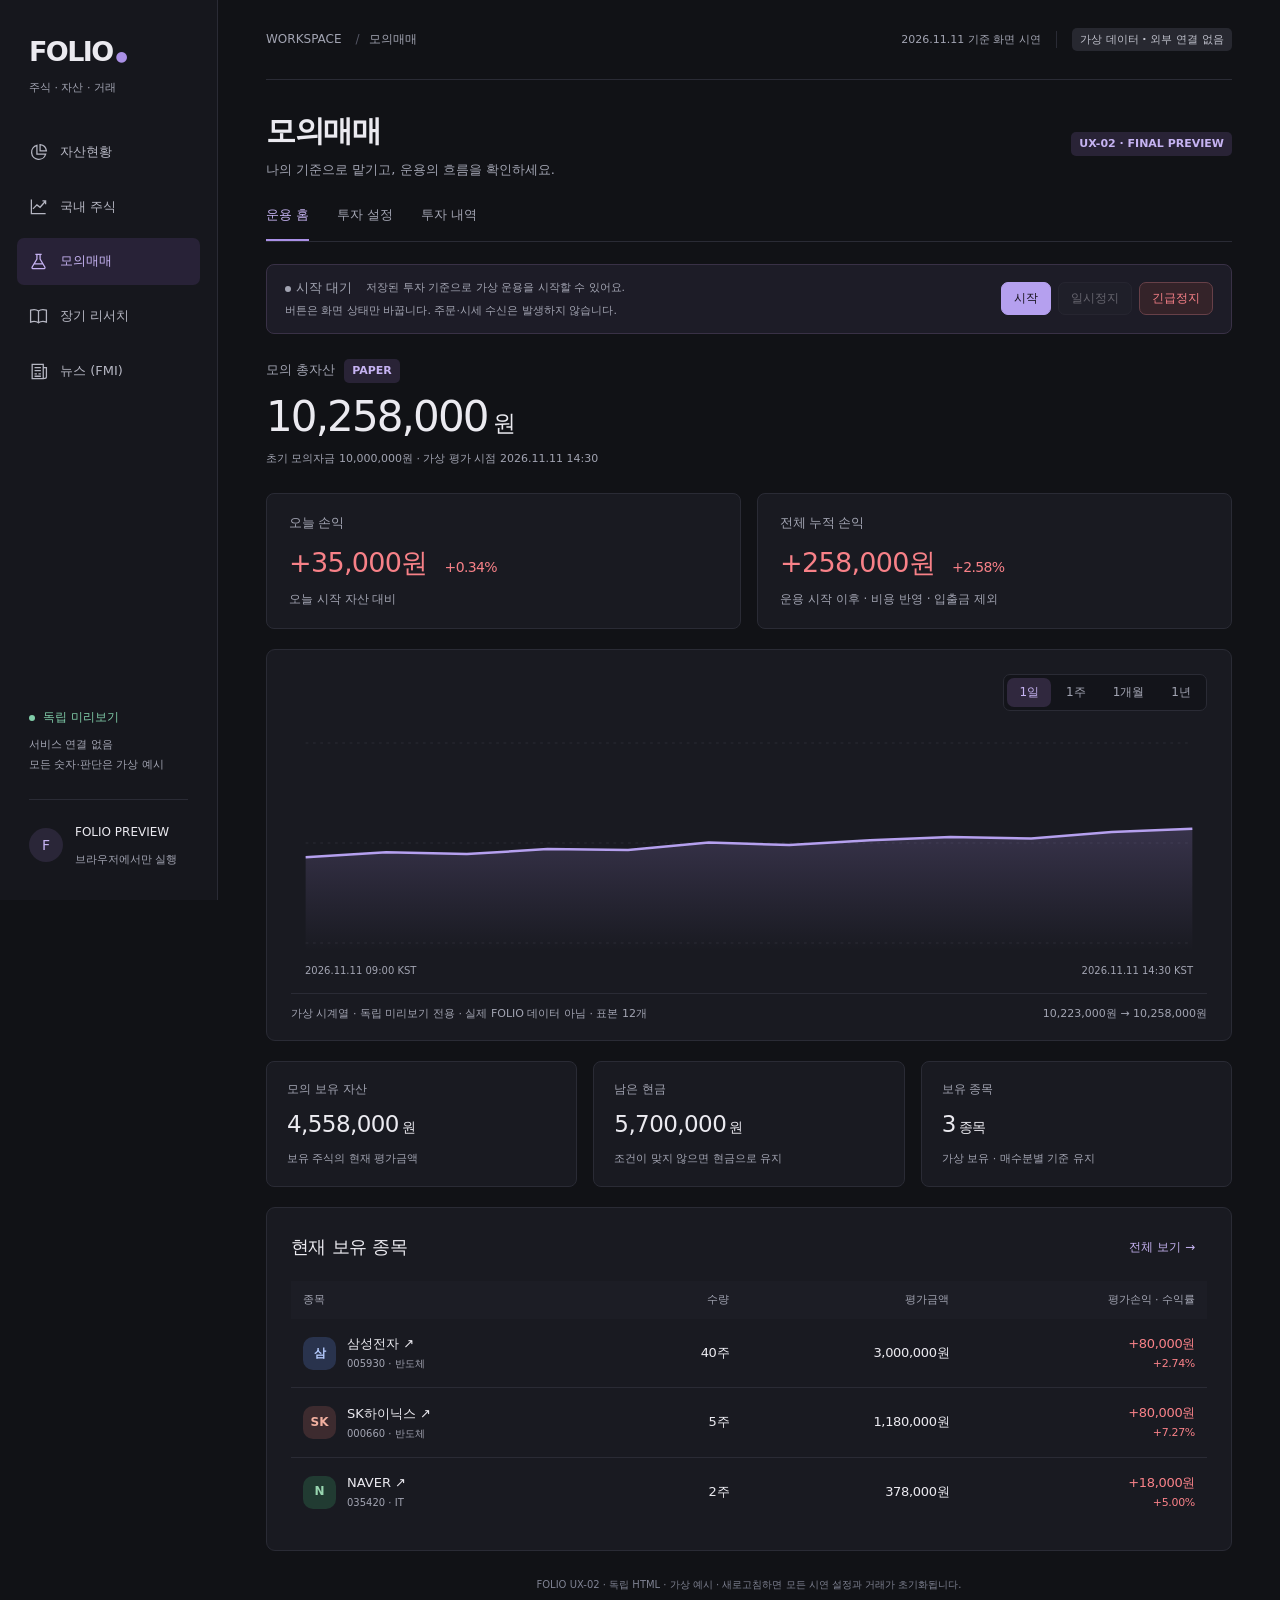
<file: docs/previews/folio-ux02-pc/folio-ux02-pc.html>
<!doctype html>
<html lang="ko">
<head>
<meta charset="utf-8">
<meta name="viewport" content="width=device-width,initial-scale=1">
<meta http-equiv="Content-Security-Policy" content="default-src 'none'; script-src 'unsafe-inline'; style-src 'unsafe-inline'; img-src data:; connect-src 'none'; font-src 'none'; base-uri 'none'; form-action 'none'">
<meta name="description" content="FOLIO UX-02 최종 통합 독립 미리보기. 가상 데이터와 브라우저 메모리만 사용합니다.">
<title>모의매매 · FOLIO 독립 미리보기</title>
<style>
:root{color-scheme:dark;--bg:#111216;--panel:#191a21;--soft:#202129;--line:#2a2b35;--text:#ebeaf0;--muted:#a2a4b2;--accent:#aa90e6;--bright:#c6b3f2;--green:#80cda9;--red:#f88188;--blue:#83adfb;--amber:#e8bf7b}
*{box-sizing:border-box}body{margin:0;background:var(--bg);color:var(--text);font:14px/1.6 "Pretendard","Malgun Gothic",system-ui,sans-serif;font-weight:400}button,input,select{font:inherit}button,a,input,select,summary{-webkit-tap-highlight-color:transparent}button{cursor:pointer}button:disabled{opacity:.35;cursor:default}button,a{touch-action:manipulation}button:focus-visible,a:focus-visible,summary:focus-visible,input:focus-visible,select:focus-visible{outline:2px solid var(--bright);outline-offset:4px}a{color:inherit}button{border:1px solid #373842;background:#25262f;color:var(--text);padding:9px 16px;border-radius:7px;font-weight:500}button:hover:not(:disabled){background:#30303d}button.primary{background:#b5a0ef;border-color:#b5a0ef;color:#18131f}button.primary:hover:not(:disabled){background:#c6b3f2}button.danger{color:var(--red);border-color:#674048;background:#342329}button.link{background:transparent;border:0;color:var(--bright);padding:5px 0}button.small{padding:6px 12px;font-size:12px}.muted,small{color:var(--muted)}small{font-size:12px}.up{color:var(--red)}.down{color:var(--blue)}.green{color:var(--green)}.amber{color:var(--amber)}.num{font-variant-numeric:tabular-nums;letter-spacing:-.025em}h1,h2,h3,p{margin:0}h1{font-size:30px;font-weight:620;letter-spacing:-.045em}h2{font-size:18px;font-weight:580;letter-spacing:-.03em}h3{font-size:15px;font-weight:550}p.sub{margin-top:5px;color:var(--muted);font-size:13px}.badge{display:inline-flex;align-items:center;gap:6px;padding:3px 8px;background:#292336;color:var(--bright);border-radius:5px;font-size:11px;font-weight:550;white-space:nowrap}.badge.neutral{background:#272830;color:#c0c1cc}.badge.green{background:#20362d;color:var(--green)}.badge.amber{background:#362f23;color:var(--amber)}.badge.red{background:#3b272d;color:var(--red)}.dot{width:6px;height:6px;background:currentColor;border-radius:50%;display:inline-block;flex-shrink:0}
.skip{position:fixed;left:240px;top:-100px;z-index:100}.skip:focus{top:10px;background:var(--panel);padding:10px}.sidebar{position:fixed;inset:0 auto 0 0;width:218px;background:#16171d;border-right:1px solid var(--line);padding:30px 17px;display:flex;flex-direction:column;z-index:20}.brand{font-size:27px;font-weight:650;letter-spacing:-.06em;padding:0 12px}.brand em{font-style:normal;color:var(--accent);font-size:14px;margin-left:3px}.brand-caption{font-size:11px;color:var(--muted);padding:6px 12px 32px}.nav{display:flex;flex-direction:column;gap:8px}.nav button{display:flex;align-items:center;gap:12px;border:0;background:transparent;color:#b5b6c2;text-align:left;padding:13px 12px;font-size:13px}.nav button:hover{background:var(--soft)}.nav button.active{background:#282237;color:var(--bright)}.nav svg{width:19px;height:19px;stroke:currentColor;fill:none;stroke-width:1.6;flex-shrink:0}.sidebar-bottom{margin-top:auto;padding:24px 12px 0}.offline{font-size:12px;color:var(--green);display:flex;gap:8px;align-items:center}.sidebar-bottom small{display:block;font-size:11px;margin-top:8px;line-height:1.8}.avatar-row{border-top:1px solid var(--line);margin-top:24px;padding-top:20px;display:flex;gap:12px;align-items:center}.avatar{border-radius:50%;background:#2a2638;color:var(--bright);width:34px;height:34px;display:grid;place-items:center}.avatar-row strong{font-weight:500;font-size:12px}.shell{margin-left:218px;padding:0 36px 36px;max-width:1854px}.topbar{height:80px;border-bottom:1px solid var(--line);display:flex;justify-content:space-between;align-items:center;gap:16px;margin-bottom:27px}.topbar .left{font-size:12px;color:var(--muted)}.topbar .right{display:flex;align-items:center;gap:15px;font-size:11px;color:var(--muted)}.topbar .right span:first-child{border-right:1px solid var(--line);padding-right:15px}.heading{display:flex;align-items:center;justify-content:space-between;gap:14px;margin-bottom:24px}.heading .sub{max-width:800px}.tabs{display:flex;gap:28px;border-bottom:1px solid var(--line);margin-bottom:22px}.tabs button{background:transparent;border:0;border-bottom:2px solid transparent;border-radius:0;color:var(--muted);padding:0 0 13px;font-size:13px}.tabs button.active{border-bottom-color:var(--accent);color:var(--bright)}.panel{background:var(--panel);border:1px solid var(--line);border-radius:9px;padding:24px;margin-bottom:20px}.row{display:flex;align-items:center;justify-content:space-between;gap:16px}.flex{display:flex;align-items:center;gap:10px;flex-wrap:wrap}.section-head{margin-bottom:18px}.divider{border-top:1px solid var(--line);margin:20px 0}.control{padding:13px 18px;display:flex;align-items:center;justify-content:space-between;gap:16px;background:#1d1c27;border:1px solid #393146;border-radius:8px;margin-bottom:25px}.control .status-copy{display:flex;gap:14px;align-items:center;flex-wrap:wrap}.control strong{font-size:13px;font-weight:550}.control small{font-size:11px}.control .actions{display:flex;gap:7px;flex-shrink:0}.control .actions button{padding:6px 12px;font-size:12px}.control-note{margin-top:4px;color:var(--muted);font-size:11px}.wealth{margin-bottom:24px}.wealth-label{display:flex;align-items:center;gap:9px;font-size:13px;color:var(--muted)}.wealth-value{font-size:42px;line-height:1.4;font-weight:530;letter-spacing:-.045em;margin-top:5px}.wealth-value span{font-size:23px;font-weight:450;margin-left:5px}.wealth small{font-size:11px}.pnl-grid{display:grid;grid-template-columns:repeat(2,minmax(0,1fr));gap:16px;margin-bottom:20px}.pnl-card{padding:19px 22px;background:var(--panel);border:1px solid var(--line);border-radius:8px}.pnl-card .value{display:block;font-size:27px;font-weight:500;margin:7px 0 3px}.pnl-card .value span{font-size:14px;margin-left:9px}.pnl-card h2{font-size:13px;font-weight:450;color:var(--muted)}.chart-panel{padding-bottom:17px}.segmented{display:flex;gap:3px;background:#13141a;border:1px solid var(--line);padding:3px;border-radius:7px}.segmented button{background:transparent;border:0;color:var(--muted);padding:5px 12px;font-size:12px}.segmented button.active{background:#30283e;color:var(--bright)}.chart{width:100%;height:176px;display:block;margin-top:18px;overflow:visible}.chart text{fill:var(--muted);font:11px system-ui,sans-serif}.chart-bottom{display:flex;justify-content:space-between;color:var(--muted);font-size:10px;margin:0 8px 0 54px}.chart-footer{border-top:1px solid var(--line);margin-top:14px;padding-top:11px;display:flex;justify-content:space-between;gap:12px;font-size:11px;color:var(--muted)}.summary-grid{display:grid;grid-template-columns:repeat(3,minmax(0,1fr));gap:16px;margin-bottom:20px}.stat{padding:18px 20px;border:1px solid var(--line);border-radius:8px;background:var(--panel)}.stat .value{display:block;font-size:23px;font-weight:500;margin:6px 0 3px}.stat .value span{font-size:14px;margin-left:3px}.stat small{font-size:11px}.table-wrap{overflow-x:auto}table{border-collapse:collapse;width:100%;font-size:13px;white-space:nowrap}th{font-weight:450;color:var(--muted);font-size:11px;background:#1c1d25;text-align:right;padding:10px 12px}td{text-align:right;padding:15px 12px;border-bottom:1px solid var(--line)}th:first-child,td:first-child{text-align:left}tr:last-child td{border-bottom:0}tbody tr:hover{background:#1d1e26}.stockcell{display:flex;gap:11px;align-items:center}.stockicon{width:33px;height:33px;border-radius:10px;background:#29334d;color:#b6ccff;display:grid;place-items:center;font-size:12px;font-weight:600;flex-shrink:0}.stockicon.sk{background:#3d2b2f;color:#f2b0a0}.stockicon.n{background:#213b32;color:#98d5b0}.stockname{border:0;background:none!important;padding:0;text-align:left;font-weight:500;font-size:13px}.stockcell small{display:block;font-size:10px;text-align:left;margin-top:1px}.subnum{display:block;font-size:11px}.holdings{margin-bottom:0}.notice{border-left:2px solid #65527e;background:#211e2c;padding:12px 15px;color:#bcb5cc;border-radius:0 6px 6px 0;font-size:12px;line-height:1.8}.notice.amber{border-color:#8b6c3e;background:#28241d;color:#dbc7a5}.settings-intro{margin-bottom:20px}.settings-section{display:grid;grid-template-columns:190px minmax(0,1fr);gap:25px}.step{display:flex;gap:10px;align-items:center}.step .index{background:#2b2539;color:var(--bright);width:24px;height:24px;border-radius:6px;display:grid;place-items:center;font-size:11px}.section-title p{color:var(--muted);font-size:12px;margin-top:8px;padding-left:34px}.field-label{font-size:12px;color:var(--muted);display:block;margin-bottom:7px}.amount-input{display:flex;align-items:center;background:#14151b;border:1px solid #363741;border-radius:7px;max-width:420px}.amount-input input{border:0;flex:1;width:100%;font-size:23px;padding:11px 14px;background:transparent}.amount-input span{padding:0 16px;color:var(--muted)}input,select{background:#14151b;border:1px solid #363741;border-radius:6px;color:var(--text);padding:9px 12px;min-width:0}input[type=range]{padding:0;width:100%;accent-color:var(--accent);margin:17px 0 3px}input[type=number]{width:100%}.range-labels{display:flex;justify-content:space-between;font-size:11px;color:var(--muted);margin-bottom:13px}.ratio{display:flex;gap:7px;flex-wrap:wrap}.ratio button{padding:5px 13px;font-size:11px;background:#202129}.ratio button.active,.choice.selected{background:#2e253f;border-color:#8871b4;color:var(--bright)}.context{margin-top:11px;font-size:11px;color:var(--muted)}.choices{display:grid;grid-template-columns:repeat(7,minmax(70px,1fr));gap:8px;margin-top:16px}.choice{padding:12px 7px;background:#202129;border:1px solid #373842;font-size:12px;text-align:center;position:relative}.choices .choice:last-child{margin-left:6px}.market{color:#c1c0cd;font-size:12px}.market span{color:var(--muted);margin-right:14px}.profile-grid{display:grid;grid-template-columns:repeat(4,minmax(0,1fr));gap:10px}.profile{padding:15px 13px;min-height:90px;text-align:left}.profile strong{display:block;font-size:13px;font-weight:500;margin-bottom:4px}.profile small{font-size:10px;line-height:1.6;display:block}.tooltip{display:none;position:absolute;bottom:calc(100% + 9px);left:0;z-index:5;width:250px;padding:12px 14px;background:#25212f;border:1px solid #65527e;border-radius:7px;color:#d8cfea;text-align:left;box-shadow:0 8px 24px #0005;font-size:11px;line-height:1.8;font-weight:400}.profile:hover .tooltip,.profile:focus-visible .tooltip{display:block}.limits-grid{display:grid;grid-template-columns:repeat(3,minmax(0,1fr));gap:16px}.input-unit{display:flex;align-items:center;gap:8px}.input-unit span{color:var(--muted);font-size:12px}.input-unit select{max-width:88px}.advanced{margin-top:18px;border-top:1px solid var(--line);padding-top:15px}.advanced summary{font-size:12px;color:var(--muted);cursor:pointer}.advanced .limits-grid{margin-top:14px}.savebar{position:sticky;bottom:12px;z-index:10;display:flex;align-items:center;justify-content:space-between;gap:15px;background:#20212a;border:1px solid #494052;border-radius:8px;padding:14px 18px;box-shadow:0 10px 30px #0006}.savebar .flex{flex-shrink:0}.savebar small{font-size:11px}.error{color:var(--red);font-size:12px;margin-top:9px;min-height:19px}.history-summary .stat{padding:18px 20px}.history-summary .value{font-size:24px}.filter-row{display:flex;gap:6px}.filter-row button{font-size:12px;padding:5px 13px;background:transparent;border-color:transparent;color:var(--muted)}.filter-row button.active{background:#2e253f;color:var(--bright);border-color:#51415f}.record{border-top:1px solid var(--line)}.record summary{padding:16px 0;cursor:pointer;list-style:none;display:grid;grid-template-columns:56px 1fr auto 18px;gap:14px;align-items:center}.record summary::-webkit-details-marker{display:none}.record summary::after{content:'⌄';color:var(--muted);text-align:right}.record[open] summary::after{content:'⌃'}.record summary strong{font-size:13px;font-weight:500}.record summary small{display:block;font-size:10px;margin-top:3px}.record .time{color:var(--muted);font-size:11px;text-align:right}.record-content{padding:0 0 18px 70px;font-size:12px;color:#c5c4d1}.record-content p{margin-bottom:9px}.record-content .tagline{margin-top:10px;font-size:11px;color:var(--muted)}.detailgrid{display:grid;grid-template-columns:repeat(2,minmax(0,1fr));gap:15px}.lot{padding:17px;background:#14151b;border:1px solid var(--line);border-radius:7px;margin-top:13px}.lot dl,.fact-list{margin:13px 0 0}.lot dl div,.fact-list div{display:flex;justify-content:space-between;gap:14px;padding:5px 0;font-size:12px}.lot dt,.fact-list dt{color:var(--muted)}.lot dd,.fact-list dd{margin:0;text-align:right}.empty{text-align:center;padding:42px 20px;color:var(--muted)}.grid2{display:grid;grid-template-columns:repeat(2,minmax(0,1fr));gap:20px}.grid2>.panel{margin:0}.searchbox{max-width:440px;width:100%;margin-bottom:20px}.searchbox input{width:100%}.stock-detail{margin-top:20px}.quote{font-size:30px;margin:10px 0}.mini-chart{height:110px;width:100%;margin:20px 0}.trade-form{display:grid;gap:13px}.trade-form .flex button{flex:1}.trade-note{margin-top:15px;font-size:11px;color:var(--muted)}.research-card{padding:22px;border:1px solid var(--line);border-radius:8px;background:var(--panel);text-align:left;display:block;width:100%;margin-top:12px}.research-card h3{margin-top:11px}.research-card p{font-size:12px;color:var(--muted);margin-top:7px}.research-card:hover{background:#202129}.research-grid{display:grid;grid-template-columns:repeat(3,minmax(0,1fr));gap:16px}.bar{height:6px;background:#2c2d37;border-radius:5px;overflow:hidden;margin:8px 0 14px}.bar span{display:block;height:100%;background:var(--accent)}.news-item{display:block;padding:19px 0;border-top:1px solid var(--line)}.news-item summary{cursor:pointer;list-style:none}.news-item h3{margin:9px 0 5px}.news-item p{font-size:12px;color:var(--muted);margin:9px 0}.news-item small{font-size:11px}.footer{color:#7f8292;font-size:10px;text-align:center;padding-top:26px}.toast{position:fixed;left:calc(50% + 109px);transform:translateX(-50%);bottom:30px;background:#383044;color:#e4d9f6;border:1px solid #7f699d;border-radius:8px;padding:11px 21px;z-index:100;box-shadow:0 8px 40px #0008;font-size:13px;max-width:calc(100vw - 32px)}dialog{color:var(--text);border:1px solid #494052;background:#1b1c24;border-radius:12px;padding:26px;width:min(690px,calc(100vw - 32px));max-height:85vh;overflow:auto;box-shadow:0 30px 100px #0008}dialog::backdrop{background:#08090dc9;backdrop-filter:blur(4px)}dialog .close{padding:0 5px;border:0;background:transparent;font-size:24px;color:var(--muted)}dialog h2{font-size:20px}dialog .modal-body{margin-top:20px}dialog .modal-footer{display:flex;justify-content:flex-end;gap:8px;margin-top:23px}.modal-fields{display:grid;grid-template-columns:repeat(2,minmax(0,1fr));gap:18px}#modal-error{margin-top:10px;color:var(--red);font-size:12px}.sr-only{position:absolute;width:1px;height:1px;padding:0;overflow:hidden;clip:rect(0,0,0,0);white-space:nowrap}.balance-strip{display:flex;gap:22px;flex-wrap:wrap;margin-top:14px;font-size:12px;color:var(--muted)}.balance-strip strong{color:var(--text);font-weight:500}.dot-list{padding-left:19px;margin:10px 0;color:#c3c1ce;font-size:12px}.dot-list li{margin:8px 0}[hidden]{display:none!important}
@media(min-width:1600px){.shell{padding-left:48px;padding-right:48px}.chart{height:200px}}
@media(max-width:1200px){.shell{padding-left:24px;padding-right:24px}.settings-section{grid-template-columns:150px minmax(0,1fr);gap:20px}.choices{grid-template-columns:repeat(4,minmax(70px,1fr))}.choices .choice:last-child{margin-left:0}.control .status-copy{gap:5px}.control small{display:block}.profile-grid{grid-template-columns:repeat(2,minmax(0,1fr))}.research-grid{grid-template-columns:1fr}.topbar .right span:first-child{display:none}}
@media(max-width:850px){.sidebar{width:180px;padding-left:12px;padding-right:12px}.shell{margin-left:180px;padding-left:20px;padding-right:20px}.control{align-items:flex-start;flex-direction:column;gap:9px}.settings-section{grid-template-columns:1fr;gap:18px}.section-title p{padding-left:34px}.limits-grid{grid-template-columns:1fr}.summary-grid{gap:10px}.stat{padding:15px 12px}.stat .value{font-size:19px}.pnl-card{padding:17px}.pnl-card .value{font-size:23px}.pnl-card .value span{display:block;font-size:12px;margin:0}.savebar{align-items:flex-start;flex-direction:column}.toast{left:calc(50% + 90px)}.grid2{grid-template-columns:1fr}.wealth-value{font-size:36px}}
@media(max-width:640px){.sidebar{position:static;width:auto;padding:16px 14px 10px;border-right:0;border-bottom:1px solid var(--line)}.brand{padding:0 5px;font-size:23px}.brand-caption,.sidebar-bottom{display:none}.nav{flex-direction:row;overflow-x:auto;gap:5px;margin-top:13px}.nav button{flex:0 0 auto;padding:10px 8px;font-size:11px;gap:6px}.nav svg{width:15px;height:15px}.shell{margin:0;padding:0 16px 25px}.topbar{height:47px;margin-bottom:20px}.topbar .right{gap:5px;font-size:10px}.topbar .left{font-size:10px}h1{font-size:26px}.heading{margin-bottom:21px;align-items:flex-start}.heading>.badge{display:none}.heading .sub{font-size:12px}.tabs{gap:25px;margin-bottom:18px}.panel{padding:18px;margin-bottom:16px}.control{padding:12px;margin-bottom:20px}.control .actions{width:100%}.control .actions button{flex:1}.wealth-value{font-size:36px}.pnl-grid{gap:10px;margin-bottom:16px}.pnl-card{padding:14px}.pnl-card .value{font-size:22px}.pnl-card h2{font-size:11px}.pnl-card small{font-size:10px}.chart-panel>.row{align-items:flex-start;flex-direction:column;gap:12px}.chart{height:150px}.chart-footer{flex-direction:column;gap:3px}.summary-grid{grid-template-columns:1fr;gap:0;border:1px solid var(--line);border-radius:8px;overflow:hidden;margin-bottom:16px}.stat{border:0;border-radius:0;display:grid;grid-template-columns:1fr auto;gap:0 10px;padding:13px 16px;border-bottom:1px solid var(--line)}.stat:last-child{border:0}.stat .value{grid-column:2;grid-row:1/3;font-size:20px;align-self:center;margin:0}.stat>small{grid-column:1;font-size:10px}.stat>.field-label{margin:0;font-size:11px}.choices{grid-template-columns:repeat(3,minmax(0,1fr))}.choices .choice:last-child{grid-column:1/-1}.profile-grid{gap:8px}.profile{min-height:86px;padding:12px}.tooltip{width:210px}.profile:nth-child(2) .tooltip{left:auto;right:0}.settings-section{gap:17px}.savebar{padding:13px;bottom:8px}.savebar .flex{gap:7px;width:100%;justify-content:space-between}.savebar button{font-size:11px;padding:8px 9px}.detailgrid,.modal-fields{grid-template-columns:1fr}.record summary{grid-template-columns:44px 1fr 16px;gap:9px}.record .time{grid-column:2;text-align:left;margin-top:-8px}.record summary::after{grid-column:3;grid-row:1/3}.record-content{padding-left:0}.record summary .badge{font-size:10px;justify-content:center;padding:3px 4px}.row.wrap{align-items:flex-start;flex-direction:column;gap:12px}.toast{left:50%;width:max-content;text-align:center;font-size:12px}.footer{font-size:9px}.balance-strip{gap:9px}.skip{left:16px}.holdings td,.holdings th{padding:12px 9px}.stockicon{display:none}}

/* UX-02 PC follow-up: content width scales with the viewport (1920 -> 1560px, 2560 -> 1800px), left-aligned. */
@media(min-width:851px){
 .shell{max-width:calc(37.5vw + 936px);padding-left:48px;padding-right:48px}
 .chart-panel>.row{justify-content:flex-end}
 .chart-frame{position:relative;height:240px;margin-top:12px}
 .chart-frame .chart{height:240px;margin:0;overflow:hidden;cursor:crosshair;outline-offset:3px}
 .chart-bottom{margin:0 14px;display:flex;justify-content:space-between}
 .chart-footer{flex-wrap:wrap}
 .chart-tip{position:absolute;z-index:2;pointer-events:none;max-width:calc(100% - 16px);width:264px;padding:10px 12px;background:#25212f;border:1px solid #65527e;border-radius:7px;box-shadow:0 8px 24px #0005;font-size:12px;line-height:1.8}
 .chart-tip time,.chart-tip strong,.chart-tip span{display:block}
 .chart-tip time{color:var(--muted);font-size:11px}
 .chart-tip strong{font-weight:550}
 .chart-tip span{color:var(--red)}
 .chart-tip span.negative{color:var(--blue)}
 /* Sticky save bar: opaque, flush to the viewport bottom; focused fields are scrolled clear of it. */
 html{scroll-padding-bottom:120px}
 .savebar{bottom:0;border-radius:8px 8px 0 0;margin-bottom:0}
 #settings-form{padding-bottom:0}
}
@media(min-width:1600px){
 #paper-home:not([hidden]){display:grid;grid-template-columns:minmax(0,1.5fr) minmax(0,1fr);gap:20px}
 #paper-home>*{margin:0;min-width:0}
 #paper-home>.wealth{grid-column:1/-1}
 #paper-home>.pnl-grid{grid-column:1;grid-row:2}
 #paper-home>.summary-grid{grid-column:2;grid-row:2}
 #paper-home>.chart-panel{grid-column:1;grid-row:3}
 #paper-home>.holdings{grid-column:2;grid-row:3}
 #paper-home>.summary-grid{gap:12px}
 #paper-home>.summary-grid .stat{padding:16px 16px}
 .settings-grid{display:grid;grid-template-columns:repeat(2,minmax(0,1fr));gap:20px;margin-bottom:20px}
 .settings-grid>.settings-section{margin:0;grid-template-columns:1fr;gap:16px}
 #paper-history:not([hidden]){display:grid;grid-template-columns:repeat(2,minmax(0,1fr));gap:20px;align-items:start}
 #paper-history>*{margin:0;min-width:0}
 #paper-history>.summary-grid,#paper-history>.history-period{grid-column:1/-1}
}
</style>
</head>
<body>
<a class="skip" href="#main">본문으로 이동</a>
<aside class="sidebar" aria-label="FOLIO">
 <div class="brand">FOLIO<em>●</em></div><div class="brand-caption">주식 · 자산 · 거래</div>
 <nav class="nav" aria-label="주요 메뉴">
  <button data-page="assets"><svg viewBox="0 0 24 24" aria-hidden="true"><path d="M10 3a9 9 0 1 0 11 11H10zM14 2v8h8a9 9 0 0 0-8-8z"/></svg>자산현황</button>
  <button data-page="stocks"><svg viewBox="0 0 24 24" aria-hidden="true"><path d="M3 3v18h18M5 15l5-5 4 3 7-8M17 5h4v4"/></svg>국내 주식</button>
  <button data-page="paper" class="active" aria-current="page"><svg viewBox="0 0 24 24" aria-hidden="true"><path d="M8 3h8M10 3v6l-6 10q-1 2 2 2h12q3 0 2-2L14 9V3M7 15h10"/></svg>모의매매</button>
  <button data-page="research"><svg viewBox="0 0 24 24" aria-hidden="true"><path d="M12 5q-4-3-10-1v15q6-2 10 1 4-3 10-1V4q-6-2-10 1zM12 5v15"/></svg>장기 리서치</button>
  <button data-page="news"><svg viewBox="0 0 24 24" aria-hidden="true"><path d="M4 3h14v18H4zM18 7h4v12q0 2-4 2M7 7h8M7 11h8M7 15h3M12 15h3M7 18h8"/></svg>뉴스 (FMI)</button>
 </nav>
 <div class="sidebar-bottom"><div class="offline"><i class="dot"></i>독립 미리보기</div><small>서비스 연결 없음<br>모든 숫자·판단은 가상 예시</small><div class="avatar-row"><span class="avatar">F</span><div><strong>FOLIO PREVIEW</strong><small>브라우저에서만 실행</small></div></div></div>
</aside>
<div class="shell">
 <header class="topbar"><div class="left">WORKSPACE <span style="color:#555765;margin:0 10px">/</span><span id="breadcrumb">모의매매</span></div><div class="right"><span>2026.11.11 기준 화면 시연</span><span class="badge neutral">가상 데이터 · 외부 연결 없음</span></div></header>
 <main id="main" tabindex="-1">
  <div class="heading"><div><h1 id="page-title">모의매매</h1><p class="sub" id="page-sub">나의 기준으로 맡기고, 운용의 흐름을 확인하세요.</p></div><span class="badge">UX-02 · FINAL PREVIEW</span></div>
  <section id="page-paper" aria-label="모의매매">
   <div class="tabs" role="tablist" aria-label="모의매매 화면"><button role="tab" id="tab-home" aria-controls="paper-home" aria-selected="true" data-tab="home" class="active">운용 홈</button><button role="tab" id="tab-settings" aria-controls="paper-settings" aria-selected="false" tabindex="-1" data-tab="settings">투자 설정</button><button role="tab" id="tab-history" aria-controls="paper-history" aria-selected="false" tabindex="-1" data-tab="history">투자 내역</button></div>
   <div class="control" aria-label="전략 실행·정지 화면 시연"><div><div class="status-copy"><strong id="run-label" class="muted"><i class="dot"></i> 시작 대기</strong><small id="run-reason">저장된 투자 기준으로 가상 운용을 시작할 수 있어요.</small></div><p class="control-note" id="run-next">버튼은 화면 상태만 바꿉니다. 주문·시세 수신은 발생하지 않습니다.</p></div><div class="actions"><button class="primary" id="start">시작</button><button id="pause" disabled>일시정지</button><button class="danger" id="emergency">긴급정지</button></div></div>
   <section role="tabpanel" aria-labelledby="tab-home" id="paper-home">
    <div class="wealth"><div class="wealth-label">모의 총자산 <span class="badge">PAPER</span></div><div class="wealth-value num">10,258,000<span>원</span></div><small>초기 모의자금 10,000,000원 · 가상 평가 시점 2026.11.11 14:30</small></div>
    <div class="pnl-grid"><article class="pnl-card"><h2 id="period-title">오늘 손익</h2><strong class="value up num" id="period-value">+35,000원 <span>+0.34%</span></strong><small id="period-basis">오늘 시작 자산 대비</small></article><article class="pnl-card"><h2>전체 누적 손익</h2><strong class="value up num">+258,000원 <span>+2.58%</span></strong><small>운용 시작 이후 · 비용 반영 · 입출금 제외</small></article></div>
    <article class="panel chart-panel" aria-label="가상 자산 변화">
      <div class="row"><div class="segmented" role="group" aria-label="성과 기간"><button data-period="day" aria-pressed="true" class="active">1일</button><button data-period="week" aria-pressed="false">1주</button><button data-period="month" aria-pressed="false">1개월</button><button data-period="year" aria-pressed="false">1년</button></div></div>
      <div class="chart-frame"><svg class="chart" id="asset-chart" viewBox="0 0 1000 240" preserveAspectRatio="none" role="slider" tabindex="0" aria-label="자산 표본 탐색" aria-describedby="chart-desc chart-help" aria-valuemin="0" aria-valuemax="0" aria-valuenow="0"><title id="chart-title">1일 가상 자산 변화</title><desc id="chart-desc"></desc><defs><linearGradient id="fill" x1="0" y1="0" x2="0" y2="1"><stop stop-color="#aa90e6" stop-opacity=".21"/><stop offset="1" stop-color="#aa90e6" stop-opacity="0"/></linearGradient></defs><g id="plot"></g><g id="chart-cursor" hidden><line id="chart-guide" y1="12" y2="228" stroke="#c6b3f2" stroke-dasharray="3 4"/><circle id="chart-dot" r="4" fill="#c6b3f2"/></g></svg>
      <div class="chart-tip" id="chart-tip" hidden></div></div>
      <p class="sr-only" id="chart-help">좌우 화살표로 표본 이동, Home과 End로 양 끝 탐색, Escape로 도움말 닫기. 표본은 이 미리보기 전용 가상 시계열입니다.</p>
      <div class="chart-bottom"><span id="chart-from"></span><span id="chart-to"></span></div>
      <div class="chart-footer"><span>가상 시계열 · 독립 미리보기 전용 · 실제 FOLIO 데이터 아님 · <span id="chart-count"></span></span><span id="chart-range"></span></div>
    </article>
    <div class="summary-grid"><article class="stat"><span class="field-label">모의 보유 자산</span><strong class="value num">4,558,000<span>원</span></strong><small>보유 주식의 현재 평가금액</small></article><article class="stat"><span class="field-label">남은 현금</span><strong class="value num">5,700,000<span>원</span></strong><small>조건이 맞지 않으면 현금으로 유지</small></article><article class="stat"><span class="field-label">보유 종목</span><strong class="value num">3<span>종목</span></strong><small>가상 보유 · 매수분별 기준 유지</small></article></div>
    <article class="panel holdings"><div class="row section-head"><h2>현재 보유 종목</h2><button class="link small" data-go-history>전체 보기 →</button></div><div class="table-wrap" id="home-holdings"></div></article>
   </section>
   <section role="tabpanel" aria-labelledby="tab-settings" id="paper-settings" hidden>
    <div class="notice settings-intro">아래는 향후 동작을 설명하는 UI 예시입니다. 저장은 브라우저 메모리만 변경하며 실제 거래 로직에 적용되지 않습니다. 기존 보유분은 매수 당시 청산 기준을 유지하며, 계좌 전체의 안전 제한은 최신 설정을 따릅니다. <strong>수치·기본값은 시연용이며 미확정입니다.</strong></div>
    <form id="settings-form" novalidate><div class="settings-grid">
    <article class="panel settings-section"><div class="section-title"><div class="step"><span class="index">01</span><h2>투자 자금</h2></div><p>자동투자에 사용할<br>최대 금액을 정하세요.</p></div><div><label class="field-label" for="budget">자동투자 최대 사용 금액</label><div class="amount-input"><input id="budget" type="number" min="0" max="10258000" step="1" inputmode="numeric" aria-describedby="budget-help"><span>원</span></div><input id="budget-slider" aria-label="자동투자 비율" type="range" min="0" max="100" step="1"><div class="range-labels"><span>0%</span><span id="budget-percent">50%</span><span>100% · 10,258,000원</span></div><div class="ratio" aria-label="빠른 투자 비율"><button type="button" data-ratio="25">25%</button><button type="button" data-ratio="50">50%</button><button type="button" data-ratio="75">75%</button><button type="button" data-ratio="100">100%</button></div><p class="context" id="budget-help">모의 총자산의 0~100% 설정 가능. 100%를 지정해도 전액을 바로 매수하지 않습니다.</p></div></article>
    <article class="panel settings-section"><div class="section-title"><div class="step"><span class="index">02</span><h2>투자 대상</h2></div><p>관심 업종을 고르거나<br>국내 시장 전체에서 찾으세요.</p></div><div><div class="market"><span>투자 시장</span>대한민국 · 국내 주식 <span class="badge neutral" style="margin-left:8px">고정</span></div><div class="choices" role="group" aria-label="관심 업종"><button class="choice" type="button" data-sector="반도체" aria-pressed="false">반도체</button><button class="choice" type="button" data-sector="IT" aria-pressed="false">IT</button><button class="choice" type="button" data-sector="금융" aria-pressed="false">금융</button><button class="choice" type="button" data-sector="헬스케어" aria-pressed="false">헬스케어</button><button class="choice" type="button" data-sector="산업재" aria-pressed="false">산업재</button><button class="choice" type="button" data-sector="소비재" aria-pressed="false">소비재</button><button class="choice" type="button" data-sector="FOLIO 추천" aria-pressed="true">✦ FOLIO 추천</button></div><p class="context" id="sector-help">FOLIO 추천 · 국내 전체에서 후보를 찾는 화면 시연입니다.</p></div></article>
    <article class="panel settings-section"><div class="section-title"><div class="step"><span class="index">03</span><h2>투자 성향</h2></div><p>카드에 마우스를 올리거나<br>키보드로 설명을 확인하세요.</p></div><div><div class="profile-grid" role="group" aria-label="투자 성향"><button class="choice profile" type="button" data-profile="안정형" aria-pressed="false" aria-describedby="tip-stable"><strong>안정형</strong><small>변동성은 낮게<br>분산을 더 넓게</small><span class="tooltip" id="tip-stable" role="tooltip">시연 기준: 종목당 15%, 최대 8종목, 하루 손실 1%, 손절 3%·익절 6%. 상대적으로 보수적인 예시이며 원금 보장은 아닙니다.</span></button><button class="choice profile" type="button" data-profile="균형형" aria-pressed="true" aria-describedby="tip-balanced"><strong>균형형</strong><small>성장과 위험 사이<br>균형 있는 운용</small><span class="tooltip" id="tip-balanced" role="tooltip">시연 기준: 종목당 25%, 최대 6종목, 하루 손실 2%, 손절 5%·익절 10%. 투자 제한과 같은 값을 사용합니다.</span></button><button class="choice profile" type="button" data-profile="적극형" aria-pressed="false" aria-describedby="tip-active"><strong>적극형</strong><small>변동성을 감수하고<br>기회를 더 넓게</small><span class="tooltip" id="tip-active" role="tooltip">시연 기준: 종목당 35%, 최대 4종목, 하루 손실 3%, 손절 7%·익절 14%. 더 큰 손실도 발생할 수 있습니다.</span></button><button class="choice profile" type="button" id="custom-profile" aria-haspopup="dialog" aria-pressed="false"><strong>직접 설정 ↗</strong><small>청산·위험 기준을<br>세부 조절</small></button></div><p class="context" id="profile-context">프리셋의 제한값과 아래 투자 제한은 같은 설정을 사용합니다.</p></div></article>
    <article class="panel settings-section"><div class="section-title"><div class="step"><span class="index">04</span><h2>투자 제한</h2></div><p>한도를 넘으면<br>신규·추가 매수를 제한합니다.</p></div><div><div class="limits-grid"><div><label class="field-label" for="per-stock">종목당 최대 한도</label><div class="input-unit"><input id="per-stock" type="number" min="1" max="100" step="1"><select id="limit-unit" aria-label="종목당 한도 단위"><option value="percent">%</option><option value="amount">원</option></select></div><p class="context" id="limit-basis">모의 총자산 기준</p></div><div><label class="field-label" for="max-holdings">최대 동시 보유 종목 수</label><div class="input-unit"><input id="max-holdings" type="number" min="1" max="30" step="1"><span>종목</span></div></div><div><label class="field-label" for="daily-loss">하루 손실 한도</label><div class="input-unit"><input id="daily-loss" type="number" min="0.1" max="20" step="0.1"><span>%</span></div><p class="context">오늘 시작 자산 기준 · 도달 시 매수 제한</p></div></div><details class="advanced"><summary>고급 설정</summary><div class="limits-grid"><div><label class="field-label" for="daily-buys">하루 신규 매수 횟수 한도</label><div class="input-unit"><input id="daily-buys" type="number" min="0" max="100" step="1"><span>회</span></div></div><div><span class="field-label">매수분 청산 기준</span><button type="button" class="small" id="edit-exit">세부 기준 조절 ↗</button><p class="context" id="exit-summary"></p></div></div></details><p class="context">일일 손실 한도는 신규·추가 매수만 제한합니다. 기존 매수분의 위험 감시·손절·익절 판단은 유지하는 설계입니다. 최고가 매도를 보장하지 않습니다.</p></div></article>
    </div><div id="settings-error" class="error" role="alert"></div><div class="savebar"><div><span class="badge" id="draft-summary">균형형 · FOLIO 추천</span><small id="save-status" style="display:block;margin-top:4px">현재 적용값 · 이 탭의 메모리에만 보관</small></div><div class="flex"><button class="primary" type="submit">설정 저장·적용</button><button type="button" id="revert">되돌리기</button><button type="button" id="defaults">초기값으로</button></div></div>
    </form>
   </section>
   <section role="tabpanel" aria-labelledby="tab-history" id="paper-history" hidden>
    <article class="panel history-period"><div class="row wrap section-head"><h2>전체·기간별 손익</h2><div class="segmented" role="group" aria-label="내역 기간"><button data-history-period="all" aria-pressed="true" class="active">전체</button><button data-history-period="day" aria-pressed="false">1일</button><button data-history-period="week" aria-pressed="false">1주</button><button data-history-period="month" aria-pressed="false">1개월</button><button data-history-period="year" aria-pressed="false">1년</button></div></div><strong class="num up" id="history-period-value" style="font-size:24px"></strong><p class="context" id="history-period-basis"></p><p class="context">기존 가상 자산의 기간 시작·종료 차이입니다. 아래 거래 기록은 같은 기간으로 좁히며, 보유 내역과 누적 요약은 현재 기준으로 유지합니다.</p></article>
    <div class="summary-grid history-summary"><article class="stat"><span class="field-label">미실현 평가손익</span><strong class="value up num">+178,000원</strong><small>매수 비용 포함 · 매도 예상 비용 제외</small></article><article class="stat"><span class="field-label">실현 손익</span><strong class="value up num">+80,000원</strong><small>매도 완료 · 비용 6,000원 차감 후</small></article><article class="stat"><span class="field-label">누적 손익</span><strong class="value up num">+258,000원</strong><small>실현 + 미실현 · 입출금 제외</small></article></div>
    <article class="panel"><div class="row section-head"><div><h2>전체 보유 종목</h2><p class="sub">종목을 선택하면 매수분별 투자 기준을 확인할 수 있어요.</p></div><span class="badge neutral">PAPER · 3종목</span></div><div class="table-wrap" id="all-holdings"></div><div class="notice" style="margin-top:18px" id="account-safety"></div></article>
    <article class="panel"><div class="row wrap section-head"><div><h2>매매 및 판단 기록</h2><p class="sub">가상 기록 · 행을 펼쳐 거래 또는 보류 이유를 확인하세요.</p></div><div class="filter-row" role="group" aria-label="기록 필터"><button data-filter="전체" class="active" aria-pressed="true">전체</button><button data-filter="매수" aria-pressed="false">매수</button><button data-filter="매도" aria-pressed="false">매도</button><button data-filter="관망" aria-pressed="false">관망</button></div></div><div id="records"></div><p class="context" id="record-count"></p></article>
   </section>
  </section>
  <section id="page-assets" hidden aria-label="자산현황"><article class="panel"><div class="row"><h2>실계좌 자산</h2><span class="badge neutral">연결 안 됨</span></div><div class="empty"><p style="font-size:32px;color:var(--text);margin-bottom:10px">— 원</p><p>실계좌 정보는 불러오지 않습니다.</p><small>이 미리보기에는 계좌 인증과 실제 잔액이 없습니다.</small></div><div class="summary-grid" style="margin-bottom:0"><div class="stat"><span class="field-label">보유 자산</span><strong class="value">—</strong><small>조회하지 않음</small></div><div class="stat"><span class="field-label">예수금</span><strong class="value">—</strong><small>조회하지 않음</small></div><div class="stat"><span class="field-label">보유 종목</span><strong class="value">—</strong><small>조회하지 않음</small></div></div></article><article class="panel"><div class="row wrap"><div><h2>모의 자산은 따로 확인하세요</h2><p class="sub">PAPER 가상 총자산 10,258,000원은 실계좌 자산에 합산하지 않습니다.</p></div><button class="small" data-open-paper>모의매매로 이동 →</button></div></article></section>
  <section id="page-stocks" hidden aria-label="국내 주식"><div class="notice" style="margin-bottom:20px">직접 거래 흐름을 보는 독립 시연입니다. 가격·차트는 가상 예시이며, 아래 시연 거래는 자동투자 PAPER와도 분리됩니다.</div><div class="searchbox"><label class="sr-only" for="stock-search">종목명 또는 코드 검색</label><input type="search" id="stock-search" placeholder="종목명 또는 코드 검색" autocomplete="off"></div><article class="panel"><div class="row section-head"><h2>국내 주식</h2><small id="stock-count">시연 종목 3개</small></div><div class="table-wrap" id="stock-list"></div></article><div id="manual-detail" class="grid2 stock-detail" hidden></div></section>
  <section id="page-research" hidden aria-label="장기 리서치"><div class="notice" style="margin-bottom:20px">리서치 화면 구성용 가상 분석입니다. 실제 기업 평가·투자 추천이나 최신 재무정보가 아닙니다.</div><div class="row section-head"><h2>추천 기업 살펴보기</h2><span class="badge neutral">분석 화면 시연</span></div><div class="filter-row" role="group" aria-label="리서치 분야" style="margin-bottom:12px"><button class="active" data-research="전체" aria-pressed="true">전체</button><button data-research="반도체" aria-pressed="false">반도체</button><button data-research="IT" aria-pressed="false">IT</button></div><div id="research-list" class="research-grid"></div></section>
  <section id="page-news" hidden aria-label="뉴스 FMI"><div class="notice" style="margin-bottom:20px">실제 뉴스·공시를 수집하지 않는 화면 시연입니다. 제목·요약·영향 분석은 모두 만든 예시입니다.</div><article class="panel"><div class="row wrap section-head"><div><h2>뉴스 · 공시 · 시장 기회</h2><p class="sub">보유 종목의 변화와 새로운 시장 기회를 함께 살펴보세요.</p></div><span class="badge">FMI</span></div><div class="filter-row" role="group" aria-label="FMI 범위"><button class="active" data-news="전체" aria-pressed="true">전체</button><button data-news="보유·관심" aria-pressed="false">보유·관심</button><button data-news="시장 기회" aria-pressed="false">시장 기회</button></div><div id="news-list"></div></article></section>
 </main><footer class="footer">FOLIO UX-02 · 독립 HTML · 가상 예시 · 새로고침하면 모든 시연 설정과 거래가 초기화됩니다.</footer>
</div>
<dialog id="modal" aria-labelledby="modal-title"><div class="row"><h2 id="modal-title"></h2><button class="close" id="modal-close" aria-label="닫기">×</button></div><div class="modal-body" id="modal-body"></div><div id="modal-error" role="alert"></div><div class="modal-footer" id="modal-footer"></div></dialog>
<div class="toast" id="toast" role="status" aria-live="polite" hidden></div>
<script>
'use strict';
// Self-contained demo. No fetch, credentials, storage, workers, or service endpoints.
const $=s=>document.querySelector(s), $$=s=>Array.from(document.querySelectorAll(s));
const money=n=>Math.round(n).toLocaleString('ko-KR'), won=n=>money(n)+'원';
const copy=x=>JSON.parse(JSON.stringify(x));
const TOTAL=10258000, HOLDINGS_VALUE=4558000, DAY_START=10223000, TODAY_LOSS=0;
const presets={안정형:{unit:'percent',per:15,count:8,loss:1,stop:3,take:6,days:30,dailyBuys:5},균형형:{unit:'percent',per:25,count:6,loss:2,stop:5,take:10,days:20,dailyBuys:10},적극형:{unit:'percent',per:35,count:4,loss:3,stop:7,take:14,days:15,dailyBuys:15}};
const DEFAULT={budget:5129000,sectors:['FOLIO 추천'],profile:'균형형',...presets.균형형};
let saved=copy(DEFAULT), draft=copy(DEFAULT), version=1, run='idle', activePage='paper', activeTab='home', filter='전체', currentPeriod='day';
let toastTimer;
const holdings=[{id:'005930',name:'삼성전자',sector:'반도체',icon:'삼',class:'',qty:40,avg:73000,price:75000,profit:80000,lots:[{qty:20,avg:72000,profile:'안정형',sectors:['반도체'],version:1,stop:3,take:6,days:30,date:'2026.10.20',per:15,count:8,loss:1,budget:5000000},{qty:20,avg:74000,profile:'균형형',sectors:['반도체','IT'],version:2,stop:5,take:10,days:20,date:'2026.11.05',per:25,count:6,loss:2,budget:6000000}]},{id:'000660',name:'SK하이닉스',sector:'반도체',icon:'SK',class:'sk',qty:5,avg:220000,price:236000,profit:80000,lots:[{qty:5,avg:220000,profile:'적극형',sectors:['FOLIO 추천'],version:3,stop:7,take:14,days:15,date:'2026.11.06',per:35,count:4,loss:3,budget:7000000}]},{id:'035420',name:'NAVER',sector:'IT',icon:'N',class:'n',qty:2,avg:180000,price:189000,profit:18000,lots:[{qty:2,avg:180000,profile:'균형형',sectors:['반도체','IT'],version:2,stop:5,take:10,days:20,date:'2026.11.05',per:25,count:6,loss:2,budget:6000000}]}];
const summary=s=>s.profile+' · '+(s.sectors.length>1?s.sectors[0]+' 외 '+(s.sectors.length-1)+'개':s.sectors[0]||'분야 선택 필요');
function toast(t){clearTimeout(toastTimer);$('#toast').textContent=t;$('#toast').hidden=false;toastTimer=setTimeout(()=>$('#toast').hidden=true,3500)}
const pageInfo={paper:['모의매매','나의 기준으로 맡기고, 운용의 흐름을 확인하세요.'],assets:['자산현황','실제 계좌의 자산과 현금을 확인하는 공간입니다.'],stocks:['국내 주식','종목을 찾고, 흐름을 보고, 직접 거래하세요.'],research:['장기 리서치','기업의 성장과 위험, 가치를 차분히 살펴보세요.'],news:['뉴스 (FMI)','뉴스와 공시 속 변화, 다음 시장 기회를 읽어보세요.']};
function page(p){activePage=p;$$('[id^="page-"]').filter(e=>e.tagName==='SECTION').forEach(e=>e.hidden=e.id!=='page-'+p);$$('[data-page]').forEach(e=>{e.classList.toggle('active',e.dataset.page===p);if(e.dataset.page===p)e.setAttribute('aria-current','page');else e.removeAttribute('aria-current')});$('#page-title').textContent=pageInfo[p][0];$('#page-sub').textContent=pageInfo[p][1];$('#breadcrumb').textContent=pageInfo[p][0];document.title=pageInfo[p][0]+' · FOLIO 독립 미리보기';window.scrollTo(0,0)}
function tab(t){if(t==='settings'&&activeTab!=='settings'){draft=copy(saved);renderSettings()}activeTab=t;$$('[data-tab]').forEach(e=>{let on=e.dataset.tab===t;e.classList.toggle('active',on);e.setAttribute('aria-selected',on);e.tabIndex=on?0:-1});['home','settings','history'].forEach(x=>$('#paper-'+x).hidden=x!==t);if(t==='history')renderSafety();window.scrollTo(0,0)}
$$('[data-page]').forEach(e=>e.onclick=()=>page(e.dataset.page));$$('[data-tab]').forEach(e=>{e.onclick=()=>tab(e.dataset.tab);e.onkeydown=event=>{let list=$$('[data-tab]'),i=list.indexOf(e);if(['ArrowLeft','ArrowRight','Home','End'].includes(event.key)){event.preventDefault();i=event.key==='Home'?0:event.key==='End'?2:(i+(event.key==='ArrowRight'?1:2))%3;list[i].focus();tab(list[i].dataset.tab)}}});
$$('[data-go-history]').forEach(e=>e.onclick=()=>tab('history'));$$('[data-open-paper]').forEach(e=>e.onclick=()=>{page('paper');tab('home')});
// FICTIONAL, timestamped series for this standalone preview only (fixtures/asset-series.fictional.json).
// Not FOLIO RAW/ML/trading/portfolio data. Nothing is invented before the fictional start date 2026-10-11 KST.
const SERIES={"_notice":"FICTIONAL, timestamped demo series for the standalone UX-02 preview ONLY. Not FOLIO RAW, ML, trading or portfolio data. No operation is invented before the fictional start date 2026-10-11 (KST).","timezone":"+09:00","fields":["date","time","amount_krw","kind"],"samples":[["2026-10-11","09:00",10000000,"start"],["2026-10-12","15:30",10018000,"close"],["2026-10-13","15:30",10042000,"close"],["2026-10-14","15:30",10031000,"close"],["2026-10-15","15:30",10067000,"close"],["2026-10-16","15:30",10052000,"close"],["2026-10-19","15:30",10009000,"close"],["2026-10-20","15:30",9982000,"close"],["2026-10-21","15:30",10015000,"close"],["2026-10-22","15:30",10046000,"close"],["2026-10-23","15:30",10088000,"close"],["2026-10-26","15:30",10074000,"close"],["2026-10-27","15:30",10061000,"close"],["2026-10-28","15:30",10102000,"close"],["2026-10-29","15:30",10127000,"close"],["2026-10-30","15:30",10096000,"close"],["2026-11-02","15:30",10118000,"close"],["2026-11-03","15:30",10109000,"close"],["2026-11-04","15:30",10130000,"close"],["2026-11-05","15:30",10152000,"close"],["2026-11-06","15:30",10141000,"close"],["2026-11-09","15:30",10187000,"close"],["2026-11-10","15:30",10223000,"close"],["2026-11-11","09:00",10223000,"intraday"],["2026-11-11","09:30",10229000,"intraday"],["2026-11-11","10:00",10227000,"intraday"],["2026-11-11","10:30",10233000,"intraday"],["2026-11-11","11:00",10232000,"intraday"],["2026-11-11","11:30",10241000,"intraday"],["2026-11-11","12:00",10238000,"intraday"],["2026-11-11","12:30",10244000,"intraday"],["2026-11-11","13:00",10248000,"intraday"],["2026-11-11","13:30",10246000,"intraday"],["2026-11-11","14:00",10254000,"intraday"],["2026-11-11","14:30",10258000,"intraday"]]}.samples.map(([date,time,amount,kind])=>({date,time,amount,kind,t:Date.parse(date+'T'+time+':00+09:00')}));
console.assert(SERIES.at(-1).amount===TOTAL&&SERIES.find(s=>s.date==='2026-11-11').amount===DAY_START);
const latest=SERIES.at(-1), dailyView=s=>s.kind!=='intraday'||s===latest;
const periods={
 day:{name:'오늘 손익',label:'1일',basis:'오늘 시작 자산 대비',samples:SERIES.filter(s=>s.date===latest.date)},
 week:{name:'최근 1주 손익',label:'1주',basis:'1주 전 자산 대비',samples:SERIES.filter(s=>s.t>=Date.parse('2026-11-04T15:30:00+09:00')&&dailyView(s))},
 month:{name:'최근 1개월 손익',label:'1개월',basis:'1개월 전 자산 대비',samples:SERIES.filter(dailyView)},
 year:{name:'최근 1년 손익',label:'1년',basis:'운용 시작 자산 대비 · 1년 미만 운용',samples:SERIES.filter(dailyView)}
};
const stamp=s=>s.date.replaceAll('-','.')+' '+s.time+' KST';
const signedWon=n=>(n>0?'+':n<0?'−':'')+won(Math.abs(n));
const signedPct=n=>(n>0?'+':n<0?'−':'')+Math.abs(n).toFixed(2)+'%';
let chartPoints=[],chartIndex=0;
function hideChartTip(){$('#chart-tip').hidden=true;$('#chart-cursor').setAttribute('hidden','')}
function inspectSample(index,show=true){
 let p=periods[currentPeriod],s=p.samples[index],first=p.samples[0],delta=s.amount-first.amount,pt=chartPoints[index];
 chartIndex=index;
 let value=stamp(s)+' · 총자산 '+won(s.amount)+' · 기간 시작 대비 '+signedWon(delta)+' ('+signedPct(delta/first.amount*100)+')';
 $('#asset-chart').setAttribute('aria-valuenow',index);$('#asset-chart').setAttribute('aria-valuetext',value);
 if(!show)return;
 $('#chart-guide').setAttribute('x1',pt[0]);$('#chart-guide').setAttribute('x2',pt[0]);
 $('#chart-dot').setAttribute('cx',pt[0]);$('#chart-dot').setAttribute('cy',pt[1]);$('#chart-cursor').removeAttribute('hidden');
 let tip=$('#chart-tip');tip.innerHTML='<time>'+stamp(s)+'</time><strong>총자산 '+won(s.amount)+'</strong><span class="'+(delta<0?'negative':'')+'">기간 시작 대비 '+signedWon(delta)+' ('+signedPct(delta/first.amount*100)+')</span>';tip.hidden=false;
 let frame=$('.chart-frame'),width=frame.clientWidth,x=pt[0]/1000*width;
 tip.style.left=Math.max(8,Math.min(width-tip.offsetWidth-8,x-tip.offsetWidth/2))+'px';
 let y=pt[1]/240*frame.clientHeight;
 tip.style.top=Math.max(8,Math.min(frame.clientHeight-tip.offsetHeight-8,y>tip.offsetHeight+24?8:y+16))+'px';
}
function period(k){
 currentPeriod=k;let p=periods[k],first=p.samples[0],last=p.samples.at(-1),gain=last.amount-first.amount;
 $('#period-title').textContent=p.name;$('#period-value').innerHTML=signedWon(gain)+' <span>'+signedPct(gain/first.amount*100)+'</span>';
 $('#period-basis').textContent=p.basis;$('#chart-title').textContent=p.label+' 가상 자산 변화';
 $('#chart-desc').textContent=stamp(first)+' '+won(first.amount)+'에서 '+stamp(last)+' '+won(last.amount)+'으로 변화. 가상 시계열 표본 '+p.samples.length+'개. 입출금 없음.';
 $('#chart-count').textContent='표본 '+p.samples.length+'개';$('#asset-chart').setAttribute('aria-valuemax',p.samples.length-1);
 $('#chart-range').textContent=won(first.amount)+' → '+won(last.amount);
 $('#chart-from').textContent=stamp(first);$('#chart-to').textContent=stamp(last);
 $$('[data-period]').forEach(e=>{let on=e.dataset.period===k;e.classList.toggle('active',on);e.setAttribute('aria-pressed',on)});
 let vals=p.samples.map(s=>s.amount),min=Math.min(...vals),max=Math.max(...vals);
 // Minimum 2% of starting assets, centered on observed range: a 0.34% day is not full-height.
 let span=Math.max(max-min,first.amount*.02)*1.2,mid=(min+max)/2,lo=mid-span/2;
 chartPoints=p.samples.map(s=>[16+(s.t-first.t)/(last.t-first.t)*968,220-(s.amount-lo)/span*200]);
 let d=chartPoints.map((pt,i)=>(i?'L':'M')+pt.join(',')).join(' '),area=d+' L984,228 L16,228 Z';
 let grid=[20,120,220].map(y=>'<line x1="16" x2="984" y1="'+y+'" y2="'+y+'" stroke="#2a2b35" stroke-dasharray="3 5"/>').join('');
 $('#plot').innerHTML=grid+'<path d="'+area+'" fill="url(#fill)"/><path d="'+d+'" fill="none" stroke="#b5a0ef" stroke-width="2.5" vector-effect="non-scaling-stroke"/>';
 hideChartTip();inspectSample(0,false);
}
$('#asset-chart').addEventListener('pointermove',e=>{
 let r=e.currentTarget.getBoundingClientRect(),x=Math.max(16,Math.min(984,(e.clientX-r.left)/r.width*1000));
 let index=chartPoints.reduce((best,pt,i)=>Math.abs(pt[0]-x)<Math.abs(chartPoints[best][0]-x)?i:best,0);inspectSample(index);
});
$('#asset-chart').addEventListener('pointerleave',()=>{if(document.activeElement!==$('#asset-chart'))hideChartTip()});
$('#asset-chart').addEventListener('focus',()=>inspectSample(chartIndex));
$('#asset-chart').addEventListener('blur',hideChartTip);
$('#asset-chart').addEventListener('keydown',e=>{
 if(e.key==='Escape'){hideChartTip();return}
 if(!['ArrowLeft','ArrowRight','Home','End'].includes(e.key))return;e.preventDefault();
 let last=periods[currentPeriod].samples.length-1;
 inspectSample(e.key==='Home'?0:e.key==='End'?last:Math.max(0,Math.min(last,chartIndex+(e.key==='ArrowRight'?1:-1))));
});
window.addEventListener('resize',()=>{if(!$('#chart-tip').hidden)inspectSample(chartIndex)});
$$('[data-period]').forEach(e=>e.onclick=()=>period(e.dataset.period));
function holdingTable(){return '<table><thead><tr><th>종목</th><th>수량</th><th>평가금액</th><th>평가손익 · 수익률</th></tr></thead><tbody>'+holdings.map(s=>'<tr><td><div class="stockcell"><span class="stockicon '+s.class+'">'+s.icon+'</span><div><button class="stockname" data-detail="'+s.id+'">'+s.name+' ↗</button><small>'+s.id+' · '+s.sector+'</small></div></div></td><td class="num">'+s.qty+'주</td><td class="num">'+won(s.qty*s.price)+'</td><td class="num up">+'+won(s.profit)+'<span class="subnum">+'+(s.profit/(s.qty*s.avg)*100).toFixed(2)+'%</span></td></tr>').join('')+'</tbody></table>'}
$('#home-holdings').innerHTML=holdingTable();$('#all-holdings').innerHTML=holdingTable();
function safetyText(){let cap=saved.unit==='percent'?TOTAL*saved.per/100:saved.per,over=HOLDINGS_VALUE>saved.budget||holdings.length>saved.count||holdings.some(s=>s.qty*s.price>cap);return {over,cap,text:'현재 계좌 안전 기준 · '+summary(saved)+' · 자동투자 '+won(saved.budget)+' · 종목당 '+won(cap)+' · 최대 '+saved.count+'종목 · 하루 손실 '+saved.loss+'% ('+won(DAY_START*saved.loss/100)+')'+(over?' · 한도 초과: 신규·추가 매수 제한, 기존 보유분 강제 매도 없음.':' · 현재 한도 확인 완료(가상).')+' 오늘 손실 기록 '+won(TODAY_LOSS)+'은 설정 변경으로 초기화하지 않습니다.'}}
function renderSafety(){let s=safetyText();$('#account-safety').textContent=s.text;$('#account-safety').classList.toggle('amber',s.over);renderRun()}
function renderRun(){let s=safetyText(),label,reason,next,cls='muted';if(run==='idle'){label='시작 대기';reason='저장된 투자 기준으로 가상 운용을 시작할 수 있어요.';next='버튼은 화면 상태만 바꿉니다. 주문·시세 수신은 발생하지 않습니다.'}else if(run==='running'){cls=s.over?'amber':'green';label=s.over?'신규 매수 제한':'자동매매 감시 중';reason=s.over?'현재 보유 금액 또는 종목 수가 적용 한도를 초과합니다.':'조건이 맞는 후보를 기다리는 중 · 즉시 매수하지 않습니다.';next=s.over?'화면 예시: 기존 보유분 감시 유지 설계이며 실제 감시는 없습니다. 한도를 낮춰도 강제 매도하지 않습니다.':'가상 상태: 국내 '+(saved.sectors.includes('FOLIO 추천')?'전체 시장':saved.sectors.join('·')+' 업종')+' 탐색 · 실제 탐색 엔진은 연결되지 않았습니다.'}else if(run==='paused'){label='일시정지';reason='일시정지 화면 예시입니다. 실제 주문·청산 감시와 연결되지 않았습니다.';next='보유 주식을 매도하지 않습니다. 신규 매수만 제한하는 안전 한도와는 다른 상태입니다.'}else{cls='up';label='긴급정지';reason='긴급정지 화면 예시입니다. 실제 주문 중단을 보장하지 않습니다.';next='자동 전량 매도는 하지 않습니다. 재시작도 가상 화면에서만 동작합니다.'}$('#run-label').className=cls;$('#run-label').innerHTML='<i class="dot"></i> '+label;$('#run-reason').textContent=reason;$('#run-next').textContent=next;$('#start').disabled=run==='running';$('#start').textContent=run==='paused'||run==='emergency'?'다시 시작':'시작';$('#pause').disabled=run!=='running';$('#emergency').disabled=run==='emergency'}
$('#start').onclick=()=>{run='running';renderRun();toast('가상 자동매매를 시작했습니다. 실제 주문은 없습니다.')};$('#pause').onclick=()=>{run='paused';renderRun();toast('일시정지 화면으로 전환했습니다. 실제 주문 중단 기능은 없습니다.')};$('#emergency').onclick=()=>{run='emergency';renderRun();toast('긴급정지 화면으로 전환했습니다. 실제 주문 중단·매도 기능은 없습니다.')};
function changed(){return JSON.stringify(draft)!==JSON.stringify(saved)}
function settingSummary(){let percent=draft.budget/TOTAL*100;$('#budget-percent').textContent=percent.toFixed(1)+'%';$('#budget-slider').value=Math.max(0,Math.min(100,percent));$$('[data-ratio]').forEach(e=>e.classList.toggle('active',Math.abs(+e.dataset.ratio-percent)<.01));$$('[data-sector]').forEach(e=>{let on=draft.sectors.includes(e.dataset.sector);e.classList.toggle('selected',on);e.setAttribute('aria-pressed',on)});$('#sector-help').textContent=draft.sectors.includes('FOLIO 추천')?'FOLIO 추천 · 국내 전체에서 자동 후보를 찾는 설계입니다. 실제 시장 탐색은 실행하지 않습니다.':draft.sectors.length?'선택 분야 · '+draft.sectors.join(' · ')+' / 해당 업종의 후보를 탐색하는 설계입니다.':'관심 업종을 하나 이상 선택하거나 FOLIO 추천을 선택하세요.';$$('[data-profile]').forEach(e=>{let on=draft.profile===e.dataset.profile;e.classList.toggle('selected',on);e.setAttribute('aria-pressed',on)});$('#custom-profile').classList.toggle('selected',draft.profile==='직접 설정');$('#custom-profile').setAttribute('aria-pressed',draft.profile==='직접 설정');$('#draft-summary').textContent=summary(draft);$('#save-status').textContent=changed()?'저장하지 않은 변경 · 저장·적용을 눌러 반영하세요.':'현재 적용값 · 이 탭의 메모리에만 보관';$('#exit-summary').textContent='손절 '+draft.stop+'% · 익절 '+draft.take+'% · 최대 '+draft.days+'일 (시연)';$('#limit-basis').textContent=draft.unit==='percent'?'모의 총자산 기준 · '+won(TOTAL*draft.per/100):'종목당 최대 매수금액 기준';$('#settings-error').textContent=''}
function renderSettings(){$('#budget').value=draft.budget;$('#per-stock').value=draft.per;$('#limit-unit').value=draft.unit;$('#per-stock').max=draft.unit==='percent'?100:TOTAL;$('#max-holdings').value=draft.count;$('#daily-loss').value=draft.loss;$('#daily-buys').value=draft.dailyBuys;settingSummary()}
$('#budget').oninput=()=>{draft.budget=$('#budget').value===''?NaN:Number($('#budget').value);settingSummary()};$('#budget-slider').oninput=()=>{draft.budget=Math.round(TOTAL*Number($('#budget-slider').value)/100);$('#budget').value=draft.budget;settingSummary()};$$('[data-ratio]').forEach(e=>e.onclick=()=>{draft.budget=Math.round(TOTAL*Number(e.dataset.ratio)/100);renderSettings()});
$$('[data-sector]').forEach(e=>e.onclick=()=>{let s=e.dataset.sector;if(s==='FOLIO 추천')draft.sectors=[s];else{draft.sectors=draft.sectors.filter(x=>x!=='FOLIO 추천');draft.sectors=draft.sectors.includes(s)?draft.sectors.filter(x=>x!==s):[...draft.sectors,s]}settingSummary()});
$$('[data-profile]').forEach(e=>e.onclick=()=>{draft={...draft,profile:e.dataset.profile,...presets[e.dataset.profile]};renderSettings()});
[['per-stock','per'],['max-holdings','count'],['daily-loss','loss'],['daily-buys','dailyBuys']].forEach(([id,key])=>$('#'+id).oninput=()=>{draft[key]=$('#'+id).value===''?NaN:Number($('#'+id).value);draft.profile='직접 설정';settingSummary()});
$('#limit-unit').onchange=()=>{let unit=$('#limit-unit').value;draft.per=unit==='amount'?Math.round(TOTAL*draft.per/100):Math.round(draft.per/TOTAL*10000)/100;draft.unit=unit;draft.profile='직접 설정';renderSettings()};
function validSettings(s){if(!Number.isFinite(s.budget)||!Number.isInteger(s.budget)||s.budget<0||s.budget>TOTAL)return '투자 금액은 0~10,258,000원 사이의 정수로 입력하세요.';if(!s.sectors.length)return '관심 업종 또는 FOLIO 추천을 선택하세요.';if(!Number.isFinite(s.per)||s.per<=0||s.per>(s.unit==='percent'?100:TOTAL)||(s.unit==='amount'&&!Number.isInteger(s.per)))return '종목당 한도는 0보다 크고 '+(s.unit==='percent'?'100% 이하':'모의 총자산 이하의 정수 금액')+'로 입력하세요.';if(!Number.isInteger(s.count)||s.count<1||s.count>30)return '보유 종목 수는 1~30의 정수로 입력하세요.';if(!Number.isFinite(s.loss)||s.loss<.1||s.loss>20)return '하루 손실 한도는 0.1~20%로 입력하세요.';if(!Number.isInteger(s.dailyBuys)||s.dailyBuys<0||s.dailyBuys>100)return '하루 신규 매수 횟수는 0~100의 정수로 입력하세요.';return ''}
$('#settings-form').onsubmit=e=>{e.preventDefault();let error=validSettings(draft);if(error){$('#settings-error').textContent=error;return}saved=copy(draft);version++;settingSummary();renderSafety();toast('시연 설정을 메모리에 저장했습니다. 실제 거래에는 적용되지 않습니다.')};$('#revert').onclick=()=>{draft=copy(saved);renderSettings();toast('현재 적용값으로 되돌렸습니다.')};$('#defaults').onclick=()=>{draft=copy(DEFAULT);renderSettings();toast('초기값을 입력했습니다. 적용하려면 저장하세요.')};
function modal(title,body,footer=''){if($('#modal').open)$('#modal').close();$('#modal-title').textContent=title;$('#modal-body').innerHTML=body;$('#modal-footer').innerHTML=footer;$('#modal-error').textContent='';$('#modal').showModal()}
$('#modal-close').onclick=()=>$('#modal').close();$('#modal').addEventListener('click',e=>{if(e.target===$('#modal')){let r=$('#modal').getBoundingClientRect();if(e.clientX<r.left||e.clientX>r.right||e.clientY<r.top||e.clientY>r.bottom)$('#modal').close()}});
function custom(){let temp=copy(draft);modal('투자 기준 직접 설정','<p class="sub">시연용 수치입니다. 여기서 바꾼 투자 제한은 아래 입력란과 같은 값을 사용합니다.</p><div class="modal-fields" style="margin-top:20px"><div><label class="field-label" for="m-stop">매수분 손절 기준 (%)</label><input id="m-stop" type="number" min="0.1" max="50" step="0.1" value="'+temp.stop+'"></div><div><label class="field-label" for="m-take">매수분 익절 기준 (%)</label><input id="m-take" type="number" min="0.1" max="100" step="0.1" value="'+temp.take+'"></div><div><label class="field-label" for="m-days">최대 보유 일수</label><input id="m-days" type="number" min="1" max="365" value="'+temp.days+'"></div><div><label class="field-label" for="m-count">최대 보유 종목 수</label><input id="m-count" type="number" min="1" max="30" value="'+temp.count+'"></div><div><label class="field-label" for="m-per">종목당 한도 ('+(temp.unit==='percent'?'%':'원')+')</label><input id="m-per" type="number" value="'+temp.per+'"></div><div><label class="field-label" for="m-loss">하루 손실 한도 (%)</label><input id="m-loss" type="number" min="0.1" max="20" step="0.1" value="'+temp.loss+'"></div></div><div class="notice" style="margin-top:20px">기존 매수분의 청산 기준은 바뀌지 않습니다. 오늘 손실 기록도 유지합니다.</div>','<button id="m-cancel">취소</button><button class="primary" id="m-apply">입력란에 반영</button>');$('#m-cancel').onclick=()=>$('#modal').close();$('#m-apply').onclick=()=>{['stop','take','days','count','per','loss'].forEach(k=>temp[k]=Number($('#m-'+k).value));let er=validSettings(temp);if(!Number.isFinite(temp.stop)||temp.stop<.1||temp.stop>50)er='손절 기준은 0.1~50%로 입력하세요.';else if(!Number.isFinite(temp.take)||temp.take<.1||temp.take>100)er='익절 기준은 0.1~100%로 입력하세요.';else if(!Number.isInteger(temp.days)||temp.days<1||temp.days>365)er='최대 보유 일수는 1~365일로 입력하세요.';if(er){$('#modal-error').textContent=er;return}temp.profile='직접 설정';draft=temp;renderSettings();$('#modal').close();toast('입력란에 반영했습니다. 최종 적용은 설정 저장·적용을 누르세요.')}}
$('#custom-profile').onclick=custom;$('#edit-exit').onclick=custom;
function detail(id){let s=holdings.find(x=>x.id===id);if(activePage==='paper')tab('history');modal(s.name+' · 매수분별 상세','<div class="row"><span class="badge">PAPER · '+s.id+'</span><small>가상 데이터 · 매수분 '+s.lots.length+'개</small></div><div class="balance-strip"><span>보유 <strong>'+s.qty+'주</strong></span><span>평가금액 <strong>'+won(s.qty*s.price)+'</strong></span><span>평가손익 <strong class="up">+'+won(s.profit)+'</strong></span></div>'+s.lots.map((l,i)=>'<article class="lot"><div class="row"><span class="badge">'+summary(l)+'</span><small>'+l.date+' · '+l.qty+'주</small></div><dl><div><dt>매수 기준단가 (비용 포함)</dt><dd>'+won(l.avg)+'</dd></div><div><dt>매수 당시 자동투자 한도</dt><dd>'+won(l.budget)+'</dd></div><div><dt>당시 종목당 한도 / 종목 수</dt><dd>'+l.per+'% / '+l.count+'종목</dd></div><div><dt>매수 당시 청산 기준</dt><dd>손절 '+l.stop+'% · 익절 '+l.take+'%</dd></div><div><dt>최대 보유 일수</dt><dd>'+l.days+'일</dd></div><div><dt>설정 스냅샷</dt><dd>가상 보존 버전 '+l.version+' · 매수분 '+(i+1)+'</dd></div></dl><p class="context">이 청산 기준은 설정을 바꿔도 매도까지 유지하는 설계입니다.</p></article>').join('')+'<div class="notice" style="margin-top:18px">'+safetyText().text+'</div>');}
$$('[data-detail]').forEach(e=>e.onclick=()=>detail(e.dataset.detail));
const records=[{type:'관망',name:'국내 시장 후보 탐색',tag:'정상 관망',time:'11.11 14:30',label:'균형형 · FOLIO 추천',reason:'선택 기준을 충족한 신규 후보가 없어 현금을 유지했습니다. 거래하지 않음도 정상적인 판단입니다.',extra:'매수·매도 없음 · 현재 보유분의 가상 청산 감시는 유지하는 예시입니다.'},{type:'관망',name:'삼성전자 · 신규매수 보류',tag:'데이터 확인 필요',time:'11.11 14:25',label:'균형형 · FOLIO 추천',reason:'일부 가격 데이터의 시점 확인이 필요해 신규 매수 판단을 보류했습니다. 조건 미충족 관망과 구분되는 데이터 품질 보류 예시입니다.',extra:'가상 진단: 신뢰 가능한 데이터 확인 전 신규 매수하지 않음. 실제 데이터 공급자에 요청하지 않았습니다.'},{type:'매도',name:'금융 업종 가상 매도',tag:'매도 완료',time:'11.10 13:20',label:'직접 설정 · 금융 외 1개',reason:'매수 당시 청산 기준에 도달했다는 가상 예시입니다. 총 거래손익 86,000원에서 비용 6,000원을 차감한 실현손익은 +80,000원입니다.',extra:'매수 당시: 금융·IT, 손절 4%·익절 8%·최대 20일. 현재 설정과 무관하게 당시 기준을 적용합니다.'},{type:'매수',name:'SK하이닉스 · 5주',tag:'매수 완료',time:'11.06 10:20',label:'적극형 · FOLIO 추천',reason:'가상 후보의 추세·유동성·가격 품질 조건과 매수 당시 한도를 통과한 예시입니다. 체결 기준단가 220,000원(매수 비용 포함).',extra:'매수 당시 청산: 손절 7%·익절 14%·최대 15일. 최신 계좌 안전 제한은 별도로 적용합니다.',id:'000660'},{type:'매수',name:'삼성전자 · 20주',tag:'매수 완료',time:'11.05 10:05',label:'균형형 · 반도체 외 1개',reason:'반도체·IT 관심 분야에서 후보를 선택했다는 가상 기록입니다. 기존 20주와 매수 시점·청산 기준을 분리해 보존합니다.',extra:'이 매수분: 기준단가 74,000원, 손절 5%·익절 10%·최대 20일.',id:'005930'},{type:'매수',name:'NAVER · 2주',tag:'매수 완료',time:'11.05 09:45',label:'균형형 · 반도체 외 1개',reason:'IT 분야 후보를 매수한 화면 예시입니다. 실제 전략 판단이나 추천 결과가 아닙니다.',extra:'매수 당시 청산: 손절 5%·익절 10%·최대 20일.',id:'035420'},{type:'매수',name:'삼성전자 · 20주',tag:'매수 완료',time:'10.20 10:10',label:'안정형 · 반도체',reason:'반도체 분야의 보수적인 시연 설정에서 매수한 예시입니다. 이후 설정 변경으로 강제 청산하지 않습니다.',extra:'이 매수분: 기준단가 72,000원, 손절 3%·익절 6%·최대 30일.',id:'005930'}];
function renderRecords(){let list=records.filter(r=>(filter==='전체'||r.type===filter)&&recordInPeriod(r));$('#records').innerHTML=list.map(r=>'<details class="record"><summary><span class="badge '+(r.type==='매도'?'neutral':r.type==='관망'?'amber':'')+'">'+r.type+'</span><div><strong>'+r.name+'</strong><small>'+r.label+' · '+r.tag+'</small></div><span class="time">2026.'+r.time+'</span></summary><div class="record-content"><p>'+r.reason+'</p><div class="notice">'+r.extra+'</div><p class="tagline">매수 당시 설정: '+r.label+' / 현재 계좌 안전 기준은 최신 적용값을 사용합니다.</p>'+(r.id?'<button class="link small" data-record-detail="'+r.id+'">매수분별 설정과 현재 제한 보기 →</button>':'')+'</div></details>').join('');$('#record-count').textContent='전체 '+records.length+'건 · 선택 기간 '+filter+' '+list.length+'건 · 모두 가상 기록';$$('[data-record-detail]').forEach(e=>e.onclick=()=>detail(e.dataset.recordDetail))}
$$('[data-filter]').forEach(e=>e.onclick=()=>{filter=e.dataset.filter;$$('[data-filter]').forEach(b=>{let on=b===e;b.classList.toggle('active',on);b.setAttribute('aria-pressed',on)});renderRecords()});
// Manual trades use a separate demo-only ledger. They never alter PAPER holdings.
let manualCash=10000000,manualQty={'005930':0,'000660':0,'035420':0},manualSide='buy',manualOrders=[],selectedStock=null;
function renderStockList(){let q=$('#stock-search').value.trim().toLowerCase(),list=holdings.filter(s=>(s.name+s.id).toLowerCase().includes(q));$('#stock-count').textContent='시연 종목 '+list.length+'개';$('#stock-list').innerHTML=list.length?'<table><thead><tr><th>종목</th><th>가상 현재가</th><th>업종</th><th>직접 거래</th></tr></thead><tbody>'+list.map(s=>'<tr><td><strong>'+s.name+'</strong><small style="display:block">'+s.id+'</small></td><td>'+won(s.price)+'</td><td>'+s.sector+'</td><td><button class="small" data-manual="'+s.id+'">시세·거래 보기</button></td></tr>').join('')+'</tbody></table>':'<div class="empty">검색 결과가 없습니다. 삼성전자, SK하이닉스, NAVER 중에서 찾아보세요.</div>';$$('[data-manual]').forEach(e=>e.onclick=()=>manualDetail(e.dataset.manual))}
$('#stock-search').oninput=renderStockList;
function tinyChart(){return '<svg class="mini-chart" viewBox="0 0 500 110" preserveAspectRatio="none" role="img" aria-label="실제 시세가 아닌 가상 가격 추이"><path d="M0 90L35 83 65 88 90 65 125 70 160 47 200 59 240 39 280 44 320 23 370 36 410 16 450 25 500 9" fill="none" stroke="#aa90e6" stroke-width="2"/></svg>'}
function manualDetail(id){selectedStock=holdings.find(s=>s.id===id);let s=selectedStock;$('#manual-detail').hidden=false;$('#manual-detail').innerHTML='<article class="panel"><div class="row"><h2>'+s.name+'</h2><span class="badge neutral">가상 시세</span></div><p class="sub">'+s.id+' · '+s.sector+'</p><p class="quote num">'+won(s.price)+'</p>'+tinyChart()+'<small>2026.11.11 화면 시연 · 실제 시장 가격·추세 아님</small></article><article class="panel"><h2>직접 거래 시연</h2><div class="balance-strip"><span>가상 현금 <strong id="manual-cash">'+won(manualCash)+'</strong></span><span>보유 <strong id="manual-qty">'+manualQty[id]+'주</strong></span></div><form class="trade-form" id="manual-form" style="margin-top:20px"><div class="flex" role="group" aria-label="거래 구분"><button type="button" id="manual-buy" aria-pressed="'+(manualSide==='buy')+'" class="'+(manualSide==='buy'?'primary':'')+'">매수</button><button type="button" id="manual-sell" aria-pressed="'+(manualSide==='sell')+'" class="'+(manualSide==='sell'?'primary':'')+'">매도</button></div><div><label class="field-label" for="manual-amount">수량 (주)</label><input id="manual-amount" type="number" min="1" max="100000" step="1" value="1"></div><small id="manual-total">가상 거래금액 '+won(s.price)+'</small><button class="primary" type="submit" id="manual-submit">가상 '+(manualSide==='buy'?'매수':'매도')+' 실행</button><span id="manual-error" class="error" role="alert"></span></form><p class="trade-note">실제 주문 없음 · 수수료·세금 미반영 시연 · 자동투자와 별도 메모리</p><div id="manual-orders"></div></article>';$('#manual-buy').onclick=()=>{manualSide='buy';manualDetail(id)};$('#manual-sell').onclick=()=>{manualSide='sell';manualDetail(id)};$('#manual-amount').oninput=()=>$('#manual-total').textContent='가상 거래금액 '+won(Number($('#manual-amount').value)*s.price);$('#manual-form').onsubmit=e=>{e.preventDefault();let n=Number($('#manual-amount').value),cost=n*s.price,err='';if(!Number.isInteger(n)||n<1||n>100000)err='수량은 1~100,000 사이 정수로 입력하세요.';else if(manualSide==='buy'&&cost>manualCash)err='가상 현금이 부족합니다.';else if(manualSide==='sell'&&n>manualQty[id])err='시연 계좌의 보유 수량이 부족합니다.';if(err){$('#manual-error').textContent=err;return}let sign=manualSide==='buy'?1:-1;manualQty[id]+=sign*n;manualCash-=sign*cost;manualOrders.unshift(s.name+' '+(sign===1?'매수':'매도')+' '+n+'주 · '+won(cost));manualDetail(id);toast('가상 거래를 기록했습니다. 실제 주문은 없습니다.')};$('#manual-orders').innerHTML=manualOrders.length?'<div class="divider"></div><h3>이번 시연 거래</h3>'+manualOrders.slice(0,5).map(x=>'<p class="context">'+x+'</p>').join(''):''}
const research=[{id:'005930',name:'삼성전자',sector:'반도체',desc:'사업 구조와 반도체 업황을 함께 살펴보는 분석 화면 예시.',growth:72,value:65,risk:48},{id:'000660',name:'SK하이닉스',sector:'반도체',desc:'성장 동력과 설비투자·업황 변동 위험을 나누어 살펴봅니다.',growth:84,value:58,risk:70},{id:'035420',name:'NAVER',sector:'IT',desc:'플랫폼의 수익 구조와 신규 사업의 지속성을 살펴보는 예시.',growth:68,value:70,risk:55}];
function renderResearch(f='전체'){let list=research.filter(r=>f==='전체'||r.sector===f);$('#research-list').innerHTML=list.map(r=>'<button class="research-card" data-company="'+r.id+'"><span class="badge neutral">'+r.sector+' · 가상 분석</span><h3>'+r.name+' ↗</h3><p>'+r.desc+'</p><div class="divider"></div><small>가상 성장성 지표 '+r.growth+' / 100</small><div class="bar"><span style="width:'+r.growth+'%"></span></div><small>기업 분석 상세 보기 →</small></button>').join('');$$('[data-company]').forEach(e=>e.onclick=()=>{let r=research.find(x=>x.id===e.dataset.company);modal(r.name+' · 장기 리서치','<span class="badge amber">가상 분석 · 실제 기업 평가 아님</span><p class="sub" style="margin-top:15px">'+r.desc+'</p><div class="divider"></div>'+[['성장성',r.growth],['기업 가치 매력도',r.value],['위험 수준 (높을수록 위험)',r.risk]].map(([t,n])=>'<div class="row"><h3>'+t+'</h3><small>가상 '+n+'/100</small></div><div class="bar"><span style="width:'+n+'%"></span></div>').join('')+'<h3>확인할 질문</h3><ul class="dot-list"><li>매출과 현금흐름의 성장이 지속 가능한가?</li><li>업황·경쟁·투자 지출이 수익성에 어떤 영향을 주는가?</li><li>기업 가치와 가격의 차이를 설명할 근거가 충분한가?</li></ul><div class="notice">실제 재무제표·공시·가격 자료는 조회하지 않았습니다. 이 화면은 리서치 정보 구조를 보여줍니다.</div>')})}
$$('[data-research]').forEach(e=>e.onclick=()=>{$$('[data-research]').forEach(b=>{b.classList.toggle('active',b===e);b.setAttribute('aria-pressed',b===e)});renderResearch(e.dataset.research)});
const news=[{scope:'보유·관심',kind:'공시 예시',title:'보유 기업의 실적 발표, 확인할 항목은?',desc:'매출·이익의 변화와 현금흐름을 분리해 살펴보는 공시 요약 카드 예시입니다.',impact:'보유 종목의 업황 가정과 재무 위험을 다시 확인하는 흐름입니다. 실제 공시나 기업의 발표 사실이 아닙니다.'},{scope:'시장 기회',kind:'시장 탐색 예시',title:'업종 전반의 수요 변화에서 후보 찾기',desc:'특정 종목에 고정하지 않고 국내 시장·업종 단위에서 탐색하는 정보 구조입니다.',impact:'업종 변화 → 후보 탐색 → 데이터 품질·유동성 확인 → 상세 분석의 설계입니다. 실제 후보 발굴은 실행하지 않습니다.'},{scope:'보유·관심',kind:'뉴스 예시',title:'관심 분야의 규제·경쟁 환경 점검',desc:'IT·반도체 등 선택한 분야의 변화를 모아 살펴보는 화면입니다.',impact:'가상 영향 요약입니다. 원문 확인·보도 시점·이용 조건 등 검증된 자료를 연결하는 작업은 후속 단계입니다.'}];
function renderNews(f='전체'){$('#news-list').innerHTML=news.filter(n=>f==='전체'||n.scope===f).map(n=>'<details class="news-item"><summary><div class="flex"><span class="badge neutral">'+n.scope+'</span><small>'+n.kind+' · 만든 제목</small></div><h3>'+n.title+' ⌄</h3><p>'+n.desc+'</p><small>출처 없음 · 외부 기사 아님</small></summary><div class="notice" style="margin-top:13px">'+n.impact+'</div></details>').join('')}
$$('[data-news]').forEach(e=>e.onclick=()=>{$$('[data-news]').forEach(b=>{b.classList.toggle('active',b===e);b.setAttribute('aria-pressed',b===e)});renderNews(e.dataset.news)});
// History uses the same fictional asset samples as the home chart, with independent selection.
let historyPeriod='all';
function historySamples(){return periods[historyPeriod==='all'?'year':historyPeriod].samples}
function recordInPeriod(r){let samples=historySamples(),t=Date.parse('2026-'+r.time.replace('.', '-').replace(' ', 'T')+':00+09:00');return t>=samples[0].t&&t<=samples.at(-1).t}
function renderHistoryPeriod(){let s=historySamples(),first=s[0],last=s.at(-1),gain=last.amount-first.amount;
 $('#history-period-value').textContent=signedWon(gain)+' ('+signedPct(gain/first.amount*100)+')';
 $('#history-period-basis').textContent='가상 순자산 변화 · '+stamp(first)+' → '+stamp(last)+(historyPeriod==='year'?' · 1년 미만의 기존 표본만 표시':'');
 $$('[data-history-period]').forEach(e=>{let on=e.dataset.historyPeriod===historyPeriod;e.classList.toggle('active',on);e.setAttribute('aria-pressed',on)});renderRecords();
}
$$('[data-history-period]').forEach(e=>e.onclick=()=>{historyPeriod=e.dataset.historyPeriod;renderHistoryPeriod()});
renderHistoryPeriod();
renderSettings();renderSafety();period('day');renderRecords();renderStockList();renderResearch();renderNews();
</script>
</body>
</html>
</file>
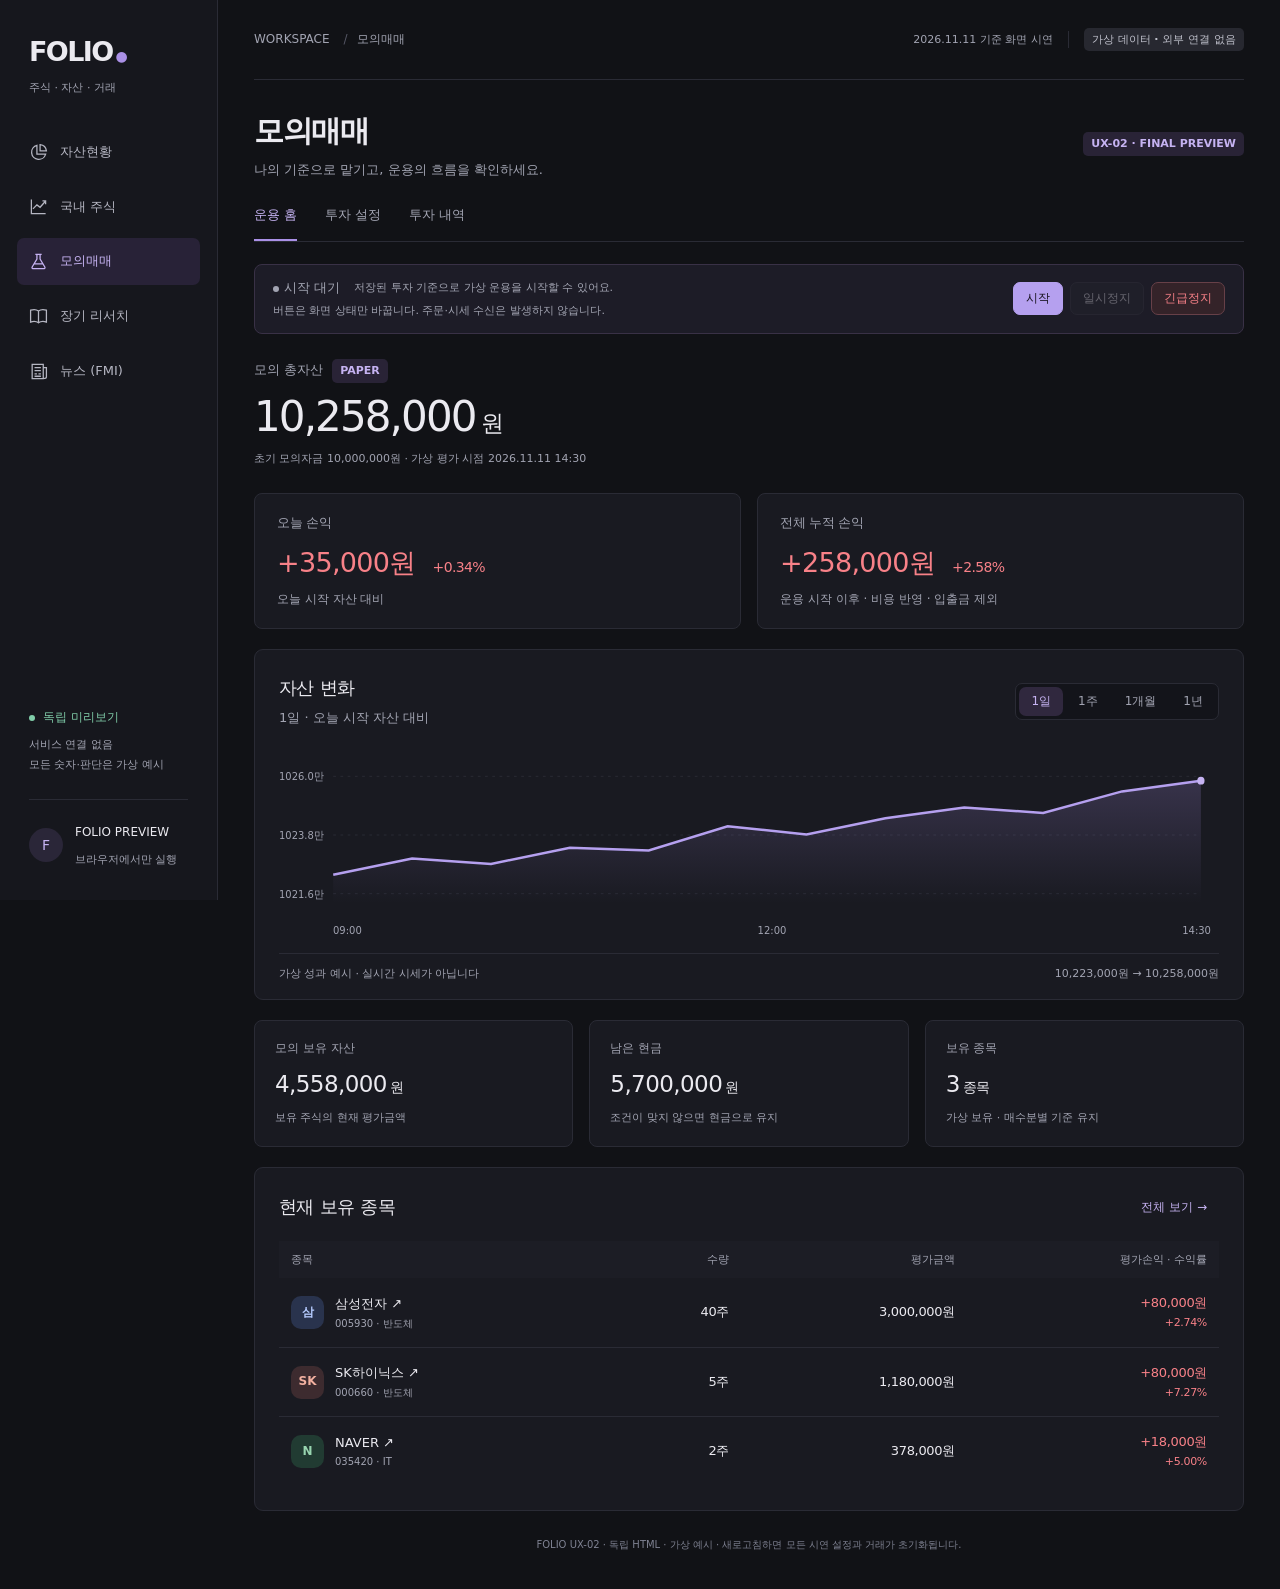
<file: docs/previews/folio-ux02-pc/reference/folio-ux02-original.html>
<!doctype html>
<html lang="ko">
<head>
<meta charset="utf-8">
<meta name="viewport" content="width=device-width,initial-scale=1">
<meta http-equiv="Content-Security-Policy" content="default-src 'none'; script-src 'unsafe-inline'; style-src 'unsafe-inline'; img-src data:; connect-src 'none'; font-src 'none'; base-uri 'none'; form-action 'none'">
<meta name="description" content="FOLIO UX-02 최종 통합 독립 미리보기. 가상 데이터와 브라우저 메모리만 사용합니다.">
<title>모의매매 · FOLIO 독립 미리보기</title>
<style>
:root{color-scheme:dark;--bg:#111216;--panel:#191a21;--soft:#202129;--line:#2a2b35;--text:#ebeaf0;--muted:#a2a4b2;--accent:#aa90e6;--bright:#c6b3f2;--green:#80cda9;--red:#f88188;--blue:#83adfb;--amber:#e8bf7b}
*{box-sizing:border-box}body{margin:0;background:var(--bg);color:var(--text);font:14px/1.6 "Pretendard","Malgun Gothic",system-ui,sans-serif;font-weight:400}button,input,select{font:inherit}button,a,input,select,summary{-webkit-tap-highlight-color:transparent}button{cursor:pointer}button:disabled{opacity:.35;cursor:default}button,a{touch-action:manipulation}button:focus-visible,a:focus-visible,summary:focus-visible,input:focus-visible,select:focus-visible{outline:2px solid var(--bright);outline-offset:4px}a{color:inherit}button{border:1px solid #373842;background:#25262f;color:var(--text);padding:9px 16px;border-radius:7px;font-weight:500}button:hover:not(:disabled){background:#30303d}button.primary{background:#b5a0ef;border-color:#b5a0ef;color:#18131f}button.primary:hover:not(:disabled){background:#c6b3f2}button.danger{color:var(--red);border-color:#674048;background:#342329}button.link{background:transparent;border:0;color:var(--bright);padding:5px 0}button.small{padding:6px 12px;font-size:12px}.muted,small{color:var(--muted)}small{font-size:12px}.up{color:var(--red)}.down{color:var(--blue)}.green{color:var(--green)}.amber{color:var(--amber)}.num{font-variant-numeric:tabular-nums;letter-spacing:-.025em}h1,h2,h3,p{margin:0}h1{font-size:30px;font-weight:620;letter-spacing:-.045em}h2{font-size:18px;font-weight:580;letter-spacing:-.03em}h3{font-size:15px;font-weight:550}p.sub{margin-top:5px;color:var(--muted);font-size:13px}.badge{display:inline-flex;align-items:center;gap:6px;padding:3px 8px;background:#292336;color:var(--bright);border-radius:5px;font-size:11px;font-weight:550;white-space:nowrap}.badge.neutral{background:#272830;color:#c0c1cc}.badge.green{background:#20362d;color:var(--green)}.badge.amber{background:#362f23;color:var(--amber)}.badge.red{background:#3b272d;color:var(--red)}.dot{width:6px;height:6px;background:currentColor;border-radius:50%;display:inline-block;flex-shrink:0}
.skip{position:fixed;left:240px;top:-100px;z-index:100}.skip:focus{top:10px;background:var(--panel);padding:10px}.sidebar{position:fixed;inset:0 auto 0 0;width:218px;background:#16171d;border-right:1px solid var(--line);padding:30px 17px;display:flex;flex-direction:column;z-index:20}.brand{font-size:27px;font-weight:650;letter-spacing:-.06em;padding:0 12px}.brand em{font-style:normal;color:var(--accent);font-size:14px;margin-left:3px}.brand-caption{font-size:11px;color:var(--muted);padding:6px 12px 32px}.nav{display:flex;flex-direction:column;gap:8px}.nav button{display:flex;align-items:center;gap:12px;border:0;background:transparent;color:#b5b6c2;text-align:left;padding:13px 12px;font-size:13px}.nav button:hover{background:var(--soft)}.nav button.active{background:#282237;color:var(--bright)}.nav svg{width:19px;height:19px;stroke:currentColor;fill:none;stroke-width:1.6;flex-shrink:0}.sidebar-bottom{margin-top:auto;padding:24px 12px 0}.offline{font-size:12px;color:var(--green);display:flex;gap:8px;align-items:center}.sidebar-bottom small{display:block;font-size:11px;margin-top:8px;line-height:1.8}.avatar-row{border-top:1px solid var(--line);margin-top:24px;padding-top:20px;display:flex;gap:12px;align-items:center}.avatar{border-radius:50%;background:#2a2638;color:var(--bright);width:34px;height:34px;display:grid;place-items:center}.avatar-row strong{font-weight:500;font-size:12px}.shell{margin-left:218px;padding:0 36px 36px;max-width:1854px}.topbar{height:80px;border-bottom:1px solid var(--line);display:flex;justify-content:space-between;align-items:center;gap:16px;margin-bottom:27px}.topbar .left{font-size:12px;color:var(--muted)}.topbar .right{display:flex;align-items:center;gap:15px;font-size:11px;color:var(--muted)}.topbar .right span:first-child{border-right:1px solid var(--line);padding-right:15px}.heading{display:flex;align-items:center;justify-content:space-between;gap:14px;margin-bottom:24px}.heading .sub{max-width:800px}.tabs{display:flex;gap:28px;border-bottom:1px solid var(--line);margin-bottom:22px}.tabs button{background:transparent;border:0;border-bottom:2px solid transparent;border-radius:0;color:var(--muted);padding:0 0 13px;font-size:13px}.tabs button.active{border-bottom-color:var(--accent);color:var(--bright)}.panel{background:var(--panel);border:1px solid var(--line);border-radius:9px;padding:24px;margin-bottom:20px}.row{display:flex;align-items:center;justify-content:space-between;gap:16px}.flex{display:flex;align-items:center;gap:10px;flex-wrap:wrap}.section-head{margin-bottom:18px}.divider{border-top:1px solid var(--line);margin:20px 0}.control{padding:13px 18px;display:flex;align-items:center;justify-content:space-between;gap:16px;background:#1d1c27;border:1px solid #393146;border-radius:8px;margin-bottom:25px}.control .status-copy{display:flex;gap:14px;align-items:center;flex-wrap:wrap}.control strong{font-size:13px;font-weight:550}.control small{font-size:11px}.control .actions{display:flex;gap:7px;flex-shrink:0}.control .actions button{padding:6px 12px;font-size:12px}.control-note{margin-top:4px;color:var(--muted);font-size:11px}.wealth{margin-bottom:24px}.wealth-label{display:flex;align-items:center;gap:9px;font-size:13px;color:var(--muted)}.wealth-value{font-size:42px;line-height:1.4;font-weight:530;letter-spacing:-.045em;margin-top:5px}.wealth-value span{font-size:23px;font-weight:450;margin-left:5px}.wealth small{font-size:11px}.pnl-grid{display:grid;grid-template-columns:repeat(2,minmax(0,1fr));gap:16px;margin-bottom:20px}.pnl-card{padding:19px 22px;background:var(--panel);border:1px solid var(--line);border-radius:8px}.pnl-card .value{display:block;font-size:27px;font-weight:500;margin:7px 0 3px}.pnl-card .value span{font-size:14px;margin-left:9px}.pnl-card h2{font-size:13px;font-weight:450;color:var(--muted)}.chart-panel{padding-bottom:17px}.segmented{display:flex;gap:3px;background:#13141a;border:1px solid var(--line);padding:3px;border-radius:7px}.segmented button{background:transparent;border:0;color:var(--muted);padding:5px 12px;font-size:12px}.segmented button.active{background:#30283e;color:var(--bright)}.chart{width:100%;height:176px;display:block;margin-top:18px;overflow:visible}.chart text{fill:var(--muted);font:11px system-ui,sans-serif}.chart-bottom{display:flex;justify-content:space-between;color:var(--muted);font-size:10px;margin:0 8px 0 54px}.chart-footer{border-top:1px solid var(--line);margin-top:14px;padding-top:11px;display:flex;justify-content:space-between;gap:12px;font-size:11px;color:var(--muted)}.summary-grid{display:grid;grid-template-columns:repeat(3,minmax(0,1fr));gap:16px;margin-bottom:20px}.stat{padding:18px 20px;border:1px solid var(--line);border-radius:8px;background:var(--panel)}.stat .value{display:block;font-size:23px;font-weight:500;margin:6px 0 3px}.stat .value span{font-size:14px;margin-left:3px}.stat small{font-size:11px}.table-wrap{overflow-x:auto}table{border-collapse:collapse;width:100%;font-size:13px;white-space:nowrap}th{font-weight:450;color:var(--muted);font-size:11px;background:#1c1d25;text-align:right;padding:10px 12px}td{text-align:right;padding:15px 12px;border-bottom:1px solid var(--line)}th:first-child,td:first-child{text-align:left}tr:last-child td{border-bottom:0}tbody tr:hover{background:#1d1e26}.stockcell{display:flex;gap:11px;align-items:center}.stockicon{width:33px;height:33px;border-radius:10px;background:#29334d;color:#b6ccff;display:grid;place-items:center;font-size:12px;font-weight:600;flex-shrink:0}.stockicon.sk{background:#3d2b2f;color:#f2b0a0}.stockicon.n{background:#213b32;color:#98d5b0}.stockname{border:0;background:none!important;padding:0;text-align:left;font-weight:500;font-size:13px}.stockcell small{display:block;font-size:10px;text-align:left;margin-top:1px}.subnum{display:block;font-size:11px}.holdings{margin-bottom:0}.notice{border-left:2px solid #65527e;background:#211e2c;padding:12px 15px;color:#bcb5cc;border-radius:0 6px 6px 0;font-size:12px;line-height:1.8}.notice.amber{border-color:#8b6c3e;background:#28241d;color:#dbc7a5}.settings-intro{margin-bottom:20px}.settings-section{display:grid;grid-template-columns:190px minmax(0,1fr);gap:25px}.step{display:flex;gap:10px;align-items:center}.step .index{background:#2b2539;color:var(--bright);width:24px;height:24px;border-radius:6px;display:grid;place-items:center;font-size:11px}.section-title p{color:var(--muted);font-size:12px;margin-top:8px;padding-left:34px}.field-label{font-size:12px;color:var(--muted);display:block;margin-bottom:7px}.amount-input{display:flex;align-items:center;background:#14151b;border:1px solid #363741;border-radius:7px;max-width:420px}.amount-input input{border:0;flex:1;width:100%;font-size:23px;padding:11px 14px;background:transparent}.amount-input span{padding:0 16px;color:var(--muted)}input,select{background:#14151b;border:1px solid #363741;border-radius:6px;color:var(--text);padding:9px 12px;min-width:0}input[type=range]{padding:0;width:100%;accent-color:var(--accent);margin:17px 0 3px}input[type=number]{width:100%}.range-labels{display:flex;justify-content:space-between;font-size:11px;color:var(--muted);margin-bottom:13px}.ratio{display:flex;gap:7px;flex-wrap:wrap}.ratio button{padding:5px 13px;font-size:11px;background:#202129}.ratio button.active,.choice.selected{background:#2e253f;border-color:#8871b4;color:var(--bright)}.context{margin-top:11px;font-size:11px;color:var(--muted)}.choices{display:grid;grid-template-columns:repeat(7,minmax(70px,1fr));gap:8px;margin-top:16px}.choice{padding:12px 7px;background:#202129;border:1px solid #373842;font-size:12px;text-align:center;position:relative}.choices .choice:last-child{margin-left:6px}.market{color:#c1c0cd;font-size:12px}.market span{color:var(--muted);margin-right:14px}.profile-grid{display:grid;grid-template-columns:repeat(4,minmax(0,1fr));gap:10px}.profile{padding:15px 13px;min-height:90px;text-align:left}.profile strong{display:block;font-size:13px;font-weight:500;margin-bottom:4px}.profile small{font-size:10px;line-height:1.6;display:block}.tooltip{display:none;position:absolute;bottom:calc(100% + 9px);left:0;z-index:5;width:250px;padding:12px 14px;background:#25212f;border:1px solid #65527e;border-radius:7px;color:#d8cfea;text-align:left;box-shadow:0 8px 24px #0005;font-size:11px;line-height:1.8;font-weight:400}.profile:hover .tooltip,.profile:focus-visible .tooltip{display:block}.limits-grid{display:grid;grid-template-columns:repeat(3,minmax(0,1fr));gap:16px}.input-unit{display:flex;align-items:center;gap:8px}.input-unit span{color:var(--muted);font-size:12px}.input-unit select{max-width:88px}.advanced{margin-top:18px;border-top:1px solid var(--line);padding-top:15px}.advanced summary{font-size:12px;color:var(--muted);cursor:pointer}.advanced .limits-grid{margin-top:14px}.savebar{position:sticky;bottom:12px;z-index:10;display:flex;align-items:center;justify-content:space-between;gap:15px;background:#20212a;border:1px solid #494052;border-radius:8px;padding:14px 18px;box-shadow:0 10px 30px #0006}.savebar .flex{flex-shrink:0}.savebar small{font-size:11px}.error{color:var(--red);font-size:12px;margin-top:9px;min-height:19px}.history-summary .stat{padding:18px 20px}.history-summary .value{font-size:24px}.filter-row{display:flex;gap:6px}.filter-row button{font-size:12px;padding:5px 13px;background:transparent;border-color:transparent;color:var(--muted)}.filter-row button.active{background:#2e253f;color:var(--bright);border-color:#51415f}.record{border-top:1px solid var(--line)}.record summary{padding:16px 0;cursor:pointer;list-style:none;display:grid;grid-template-columns:56px 1fr auto 18px;gap:14px;align-items:center}.record summary::-webkit-details-marker{display:none}.record summary::after{content:'⌄';color:var(--muted);text-align:right}.record[open] summary::after{content:'⌃'}.record summary strong{font-size:13px;font-weight:500}.record summary small{display:block;font-size:10px;margin-top:3px}.record .time{color:var(--muted);font-size:11px;text-align:right}.record-content{padding:0 0 18px 70px;font-size:12px;color:#c5c4d1}.record-content p{margin-bottom:9px}.record-content .tagline{margin-top:10px;font-size:11px;color:var(--muted)}.detailgrid{display:grid;grid-template-columns:repeat(2,minmax(0,1fr));gap:15px}.lot{padding:17px;background:#14151b;border:1px solid var(--line);border-radius:7px;margin-top:13px}.lot dl,.fact-list{margin:13px 0 0}.lot dl div,.fact-list div{display:flex;justify-content:space-between;gap:14px;padding:5px 0;font-size:12px}.lot dt,.fact-list dt{color:var(--muted)}.lot dd,.fact-list dd{margin:0;text-align:right}.empty{text-align:center;padding:42px 20px;color:var(--muted)}.grid2{display:grid;grid-template-columns:repeat(2,minmax(0,1fr));gap:20px}.grid2>.panel{margin:0}.searchbox{max-width:440px;width:100%;margin-bottom:20px}.searchbox input{width:100%}.stock-detail{margin-top:20px}.quote{font-size:30px;margin:10px 0}.mini-chart{height:110px;width:100%;margin:20px 0}.trade-form{display:grid;gap:13px}.trade-form .flex button{flex:1}.trade-note{margin-top:15px;font-size:11px;color:var(--muted)}.research-card{padding:22px;border:1px solid var(--line);border-radius:8px;background:var(--panel);text-align:left;display:block;width:100%;margin-top:12px}.research-card h3{margin-top:11px}.research-card p{font-size:12px;color:var(--muted);margin-top:7px}.research-card:hover{background:#202129}.research-grid{display:grid;grid-template-columns:repeat(3,minmax(0,1fr));gap:16px}.bar{height:6px;background:#2c2d37;border-radius:5px;overflow:hidden;margin:8px 0 14px}.bar span{display:block;height:100%;background:var(--accent)}.news-item{display:block;padding:19px 0;border-top:1px solid var(--line)}.news-item summary{cursor:pointer;list-style:none}.news-item h3{margin:9px 0 5px}.news-item p{font-size:12px;color:var(--muted);margin:9px 0}.news-item small{font-size:11px}.footer{color:#7f8292;font-size:10px;text-align:center;padding-top:26px}.toast{position:fixed;left:calc(50% + 109px);transform:translateX(-50%);bottom:30px;background:#383044;color:#e4d9f6;border:1px solid #7f699d;border-radius:8px;padding:11px 21px;z-index:100;box-shadow:0 8px 40px #0008;font-size:13px;max-width:calc(100vw - 32px)}dialog{color:var(--text);border:1px solid #494052;background:#1b1c24;border-radius:12px;padding:26px;width:min(690px,calc(100vw - 32px));max-height:85vh;overflow:auto;box-shadow:0 30px 100px #0008}dialog::backdrop{background:#08090dc9;backdrop-filter:blur(4px)}dialog .close{padding:0 5px;border:0;background:transparent;font-size:24px;color:var(--muted)}dialog h2{font-size:20px}dialog .modal-body{margin-top:20px}dialog .modal-footer{display:flex;justify-content:flex-end;gap:8px;margin-top:23px}.modal-fields{display:grid;grid-template-columns:repeat(2,minmax(0,1fr));gap:18px}#modal-error{margin-top:10px;color:var(--red);font-size:12px}.sr-only{position:absolute;width:1px;height:1px;padding:0;overflow:hidden;clip:rect(0,0,0,0);white-space:nowrap}.balance-strip{display:flex;gap:22px;flex-wrap:wrap;margin-top:14px;font-size:12px;color:var(--muted)}.balance-strip strong{color:var(--text);font-weight:500}.dot-list{padding-left:19px;margin:10px 0;color:#c3c1ce;font-size:12px}.dot-list li{margin:8px 0}[hidden]{display:none!important}
@media(min-width:1600px){.shell{padding-left:48px;padding-right:48px}.chart{height:200px}}
@media(max-width:1200px){.shell{padding-left:24px;padding-right:24px}.settings-section{grid-template-columns:150px minmax(0,1fr);gap:20px}.choices{grid-template-columns:repeat(4,minmax(70px,1fr))}.choices .choice:last-child{margin-left:0}.control .status-copy{gap:5px}.control small{display:block}.profile-grid{grid-template-columns:repeat(2,minmax(0,1fr))}.research-grid{grid-template-columns:1fr}.topbar .right span:first-child{display:none}}
@media(max-width:850px){.sidebar{width:180px;padding-left:12px;padding-right:12px}.shell{margin-left:180px;padding-left:20px;padding-right:20px}.control{align-items:flex-start;flex-direction:column;gap:9px}.settings-section{grid-template-columns:1fr;gap:18px}.section-title p{padding-left:34px}.limits-grid{grid-template-columns:1fr}.summary-grid{gap:10px}.stat{padding:15px 12px}.stat .value{font-size:19px}.pnl-card{padding:17px}.pnl-card .value{font-size:23px}.pnl-card .value span{display:block;font-size:12px;margin:0}.savebar{align-items:flex-start;flex-direction:column}.toast{left:calc(50% + 90px)}.grid2{grid-template-columns:1fr}.wealth-value{font-size:36px}}
@media(max-width:640px){.sidebar{position:static;width:auto;padding:16px 14px 10px;border-right:0;border-bottom:1px solid var(--line)}.brand{padding:0 5px;font-size:23px}.brand-caption,.sidebar-bottom{display:none}.nav{flex-direction:row;overflow-x:auto;gap:5px;margin-top:13px}.nav button{flex:0 0 auto;padding:10px 8px;font-size:11px;gap:6px}.nav svg{width:15px;height:15px}.shell{margin:0;padding:0 16px 25px}.topbar{height:47px;margin-bottom:20px}.topbar .right{gap:5px;font-size:10px}.topbar .left{font-size:10px}h1{font-size:26px}.heading{margin-bottom:21px;align-items:flex-start}.heading>.badge{display:none}.heading .sub{font-size:12px}.tabs{gap:25px;margin-bottom:18px}.panel{padding:18px;margin-bottom:16px}.control{padding:12px;margin-bottom:20px}.control .actions{width:100%}.control .actions button{flex:1}.wealth-value{font-size:36px}.pnl-grid{gap:10px;margin-bottom:16px}.pnl-card{padding:14px}.pnl-card .value{font-size:22px}.pnl-card h2{font-size:11px}.pnl-card small{font-size:10px}.chart-panel>.row{align-items:flex-start;flex-direction:column;gap:12px}.chart{height:150px}.chart-footer{flex-direction:column;gap:3px}.summary-grid{grid-template-columns:1fr;gap:0;border:1px solid var(--line);border-radius:8px;overflow:hidden;margin-bottom:16px}.stat{border:0;border-radius:0;display:grid;grid-template-columns:1fr auto;gap:0 10px;padding:13px 16px;border-bottom:1px solid var(--line)}.stat:last-child{border:0}.stat .value{grid-column:2;grid-row:1/3;font-size:20px;align-self:center;margin:0}.stat>small{grid-column:1;font-size:10px}.stat>.field-label{margin:0;font-size:11px}.choices{grid-template-columns:repeat(3,minmax(0,1fr))}.choices .choice:last-child{grid-column:1/-1}.profile-grid{gap:8px}.profile{min-height:86px;padding:12px}.tooltip{width:210px}.profile:nth-child(2) .tooltip{left:auto;right:0}.settings-section{gap:17px}.savebar{padding:13px;bottom:8px}.savebar .flex{gap:7px;width:100%;justify-content:space-between}.savebar button{font-size:11px;padding:8px 9px}.detailgrid,.modal-fields{grid-template-columns:1fr}.record summary{grid-template-columns:44px 1fr 16px;gap:9px}.record .time{grid-column:2;text-align:left;margin-top:-8px}.record summary::after{grid-column:3;grid-row:1/3}.record-content{padding-left:0}.record summary .badge{font-size:10px;justify-content:center;padding:3px 4px}.row.wrap{align-items:flex-start;flex-direction:column;gap:12px}.toast{left:50%;width:max-content;text-align:center;font-size:12px}.footer{font-size:9px}.balance-strip{gap:9px}.skip{left:16px}.holdings td,.holdings th{padding:12px 9px}.stockicon{display:none}}
</style>
</head>
<body>
<a class="skip" href="#main">본문으로 이동</a>
<aside class="sidebar" aria-label="FOLIO">
 <div class="brand">FOLIO<em>●</em></div><div class="brand-caption">주식 · 자산 · 거래</div>
 <nav class="nav" aria-label="주요 메뉴">
  <button data-page="assets"><svg viewBox="0 0 24 24" aria-hidden="true"><path d="M10 3a9 9 0 1 0 11 11H10zM14 2v8h8a9 9 0 0 0-8-8z"/></svg>자산현황</button>
  <button data-page="stocks"><svg viewBox="0 0 24 24" aria-hidden="true"><path d="M3 3v18h18M5 15l5-5 4 3 7-8M17 5h4v4"/></svg>국내 주식</button>
  <button data-page="paper" class="active" aria-current="page"><svg viewBox="0 0 24 24" aria-hidden="true"><path d="M8 3h8M10 3v6l-6 10q-1 2 2 2h12q3 0 2-2L14 9V3M7 15h10"/></svg>모의매매</button>
  <button data-page="research"><svg viewBox="0 0 24 24" aria-hidden="true"><path d="M12 5q-4-3-10-1v15q6-2 10 1 4-3 10-1V4q-6-2-10 1zM12 5v15"/></svg>장기 리서치</button>
  <button data-page="news"><svg viewBox="0 0 24 24" aria-hidden="true"><path d="M4 3h14v18H4zM18 7h4v12q0 2-4 2M7 7h8M7 11h8M7 15h3M12 15h3M7 18h8"/></svg>뉴스 (FMI)</button>
 </nav>
 <div class="sidebar-bottom"><div class="offline"><i class="dot"></i>독립 미리보기</div><small>서비스 연결 없음<br>모든 숫자·판단은 가상 예시</small><div class="avatar-row"><span class="avatar">F</span><div><strong>FOLIO PREVIEW</strong><small>브라우저에서만 실행</small></div></div></div>
</aside>
<div class="shell">
 <header class="topbar"><div class="left">WORKSPACE <span style="color:#555765;margin:0 10px">/</span><span id="breadcrumb">모의매매</span></div><div class="right"><span>2026.11.11 기준 화면 시연</span><span class="badge neutral">가상 데이터 · 외부 연결 없음</span></div></header>
 <main id="main" tabindex="-1">
  <div class="heading"><div><h1 id="page-title">모의매매</h1><p class="sub" id="page-sub">나의 기준으로 맡기고, 운용의 흐름을 확인하세요.</p></div><span class="badge">UX-02 · FINAL PREVIEW</span></div>
  <section id="page-paper" aria-label="모의매매">
   <div class="tabs" role="tablist" aria-label="모의매매 화면"><button role="tab" id="tab-home" aria-controls="paper-home" aria-selected="true" data-tab="home" class="active">운용 홈</button><button role="tab" id="tab-settings" aria-controls="paper-settings" aria-selected="false" tabindex="-1" data-tab="settings">투자 설정</button><button role="tab" id="tab-history" aria-controls="paper-history" aria-selected="false" tabindex="-1" data-tab="history">투자 내역</button></div>
   <div class="control" aria-label="가상 자동매매 제어"><div><div class="status-copy"><strong id="run-label" class="muted"><i class="dot"></i> 시작 대기</strong><small id="run-reason">저장된 투자 기준으로 가상 운용을 시작할 수 있어요.</small></div><p class="control-note" id="run-next">버튼은 화면 상태만 바꿉니다. 주문·시세 수신은 발생하지 않습니다.</p></div><div class="actions"><button class="primary" id="start">시작</button><button id="pause" disabled>일시정지</button><button class="danger" id="emergency">긴급정지</button></div></div>
   <section role="tabpanel" aria-labelledby="tab-home" id="paper-home">
    <div class="wealth"><div class="wealth-label">모의 총자산 <span class="badge">PAPER</span></div><div class="wealth-value num">10,258,000<span>원</span></div><small>초기 모의자금 10,000,000원 · 가상 평가 시점 2026.11.11 14:30</small></div>
    <div class="pnl-grid"><article class="pnl-card"><h2 id="period-title">오늘 손익</h2><strong class="value up num" id="period-value">+35,000원 <span>+0.34%</span></strong><small id="period-basis">오늘 시작 자산 대비</small></article><article class="pnl-card"><h2>전체 누적 손익</h2><strong class="value up num">+258,000원 <span>+2.58%</span></strong><small>운용 시작 이후 · 비용 반영 · 입출금 제외</small></article></div>
    <article class="panel chart-panel"><div class="row"><div><h2>자산 변화</h2><p class="sub" id="chart-sub">1일 · 오늘 시작 자산 대비</p></div><div class="segmented" role="group" aria-label="성과 기간"><button data-period="day" aria-pressed="true" class="active">1일</button><button data-period="week" aria-pressed="false">1주</button><button data-period="month" aria-pressed="false">1개월</button><button data-period="year" aria-pressed="false">1년</button></div></div><svg class="chart" id="asset-chart" viewBox="0 0 1040 180" preserveAspectRatio="none" role="img" aria-labelledby="chart-title chart-desc"><title id="chart-title">1일 자산 변화</title><desc id="chart-desc">가상 총자산은 10,223,000원에서 10,258,000원으로 증가했습니다.</desc><defs><linearGradient id="fill" x1="0" y1="0" x2="0" y2="1"><stop stop-color="#aa90e6" stop-opacity=".21"/><stop offset="1" stop-color="#aa90e6" stop-opacity="0"/></linearGradient></defs><g id="plot"></g></svg><div class="chart-bottom"><span id="chart-from">09:00</span><span id="chart-middle">12:00</span><span id="chart-to">14:30</span></div><div class="chart-footer"><span>가상 성과 예시 · 실시간 시세가 아닙니다</span><span id="chart-range">10,223,000원 → 10,258,000원</span></div></article>
    <div class="summary-grid"><article class="stat"><span class="field-label">모의 보유 자산</span><strong class="value num">4,558,000<span>원</span></strong><small>보유 주식의 현재 평가금액</small></article><article class="stat"><span class="field-label">남은 현금</span><strong class="value num">5,700,000<span>원</span></strong><small>조건이 맞지 않으면 현금으로 유지</small></article><article class="stat"><span class="field-label">보유 종목</span><strong class="value num">3<span>종목</span></strong><small>가상 보유 · 매수분별 기준 유지</small></article></div>
    <article class="panel holdings"><div class="row section-head"><h2>현재 보유 종목</h2><button class="link small" data-go-history>전체 보기 →</button></div><div class="table-wrap" id="home-holdings"></div></article>
   </section>
   <section role="tabpanel" aria-labelledby="tab-settings" id="paper-settings" hidden>
    <div class="notice settings-intro">설정은 앞으로의 신규 매수에 적용됩니다. 기존 보유분은 매수 당시 청산 기준을 유지하며, 계좌 전체의 안전 제한은 최신 설정을 따릅니다. <strong>수치·기본값은 시연용이며 미확정입니다.</strong></div>
    <form id="settings-form" novalidate>
    <article class="panel settings-section"><div class="section-title"><div class="step"><span class="index">01</span><h2>투자 자금</h2></div><p>자동투자에 사용할<br>최대 금액을 정하세요.</p></div><div><label class="field-label" for="budget">자동투자 최대 사용 금액</label><div class="amount-input"><input id="budget" type="number" min="0" max="10258000" step="1" inputmode="numeric" aria-describedby="budget-help"><span>원</span></div><input id="budget-slider" aria-label="자동투자 비율" type="range" min="0" max="100" step="1"><div class="range-labels"><span>0%</span><span id="budget-percent">50%</span><span>100% · 10,258,000원</span></div><div class="ratio" aria-label="빠른 투자 비율"><button type="button" data-ratio="25">25%</button><button type="button" data-ratio="50">50%</button><button type="button" data-ratio="75">75%</button><button type="button" data-ratio="100">100%</button></div><p class="context" id="budget-help">모의 총자산의 0~100% 설정 가능. 100%를 지정해도 전액을 바로 매수하지 않습니다.</p></div></article>
    <article class="panel settings-section"><div class="section-title"><div class="step"><span class="index">02</span><h2>투자 대상</h2></div><p>관심 업종을 고르거나<br>국내 시장 전체에서 찾으세요.</p></div><div><div class="market"><span>투자 시장</span>대한민국 · 국내 주식 <span class="badge neutral" style="margin-left:8px">고정</span></div><div class="choices" role="group" aria-label="관심 업종"><button class="choice" type="button" data-sector="반도체" aria-pressed="false">반도체</button><button class="choice" type="button" data-sector="IT" aria-pressed="false">IT</button><button class="choice" type="button" data-sector="금융" aria-pressed="false">금융</button><button class="choice" type="button" data-sector="헬스케어" aria-pressed="false">헬스케어</button><button class="choice" type="button" data-sector="산업재" aria-pressed="false">산업재</button><button class="choice" type="button" data-sector="소비재" aria-pressed="false">소비재</button><button class="choice" type="button" data-sector="FOLIO 추천" aria-pressed="true">✦ FOLIO 추천</button></div><p class="context" id="sector-help">FOLIO 추천 · 국내 전체에서 후보를 찾는 화면 시연입니다.</p></div></article>
    <article class="panel settings-section"><div class="section-title"><div class="step"><span class="index">03</span><h2>투자 성향</h2></div><p>카드에 마우스를 올리거나<br>키보드로 설명을 확인하세요.</p></div><div><div class="profile-grid" role="group" aria-label="투자 성향"><button class="choice profile" type="button" data-profile="안정형" aria-pressed="false" aria-describedby="tip-stable"><strong>안정형</strong><small>변동성은 낮게<br>분산을 더 넓게</small><span class="tooltip" id="tip-stable" role="tooltip">시연 기준: 종목당 15%, 최대 8종목, 하루 손실 1%, 손절 3%·익절 6%. 상대적으로 보수적인 예시이며 원금 보장은 아닙니다.</span></button><button class="choice profile" type="button" data-profile="균형형" aria-pressed="true" aria-describedby="tip-balanced"><strong>균형형</strong><small>성장과 위험 사이<br>균형 있는 운용</small><span class="tooltip" id="tip-balanced" role="tooltip">시연 기준: 종목당 25%, 최대 6종목, 하루 손실 2%, 손절 5%·익절 10%. 투자 제한과 같은 값을 사용합니다.</span></button><button class="choice profile" type="button" data-profile="적극형" aria-pressed="false" aria-describedby="tip-active"><strong>적극형</strong><small>변동성을 감수하고<br>기회를 더 넓게</small><span class="tooltip" id="tip-active" role="tooltip">시연 기준: 종목당 35%, 최대 4종목, 하루 손실 3%, 손절 7%·익절 14%. 더 큰 손실도 발생할 수 있습니다.</span></button><button class="choice profile" type="button" id="custom-profile" aria-haspopup="dialog" aria-pressed="false"><strong>직접 설정 ↗</strong><small>청산·위험 기준을<br>세부 조절</small></button></div><p class="context" id="profile-context">프리셋의 제한값과 아래 투자 제한은 같은 설정을 사용합니다.</p></div></article>
    <article class="panel settings-section"><div class="section-title"><div class="step"><span class="index">04</span><h2>투자 제한</h2></div><p>한도를 넘으면<br>신규·추가 매수를 제한합니다.</p></div><div><div class="limits-grid"><div><label class="field-label" for="per-stock">종목당 최대 한도</label><div class="input-unit"><input id="per-stock" type="number" min="1" max="100" step="1"><select id="limit-unit" aria-label="종목당 한도 단위"><option value="percent">%</option><option value="amount">원</option></select></div><p class="context" id="limit-basis">모의 총자산 기준</p></div><div><label class="field-label" for="max-holdings">최대 동시 보유 종목 수</label><div class="input-unit"><input id="max-holdings" type="number" min="1" max="30" step="1"><span>종목</span></div></div><div><label class="field-label" for="daily-loss">하루 손실 한도</label><div class="input-unit"><input id="daily-loss" type="number" min="0.1" max="20" step="0.1"><span>%</span></div><p class="context">오늘 시작 자산 기준 · 도달 시 매수 제한</p></div></div><details class="advanced"><summary>고급 설정</summary><div class="limits-grid"><div><label class="field-label" for="daily-buys">하루 신규 매수 횟수 한도</label><div class="input-unit"><input id="daily-buys" type="number" min="0" max="100" step="1"><span>회</span></div></div><div><span class="field-label">매수분 청산 기준</span><button type="button" class="small" id="edit-exit">세부 기준 조절 ↗</button><p class="context" id="exit-summary"></p></div></div></details><p class="context">일일 손실 한도는 신규·추가 매수만 제한합니다. 기존 매수분의 위험 감시·손절·익절 판단은 유지하는 설계입니다. 최고가 매도를 보장하지 않습니다.</p></div></article>
    <div id="settings-error" class="error" role="alert"></div><div class="savebar"><div><span class="badge" id="draft-summary">균형형 · FOLIO 추천</span><small id="save-status" style="display:block;margin-top:4px">현재 적용값 · 이 탭의 메모리에만 보관</small></div><div class="flex"><button class="primary" type="submit">설정 저장·적용</button><button type="button" id="revert">되돌리기</button><button type="button" id="defaults">초기값으로</button></div></div>
    </form>
   </section>
   <section role="tabpanel" aria-labelledby="tab-history" id="paper-history" hidden>
    <div class="summary-grid history-summary"><article class="stat"><span class="field-label">미실현 평가손익</span><strong class="value up num">+178,000원</strong><small>매수 비용 포함 · 매도 예상 비용 제외</small></article><article class="stat"><span class="field-label">실현 손익</span><strong class="value up num">+80,000원</strong><small>매도 완료 · 비용 6,000원 차감 후</small></article><article class="stat"><span class="field-label">누적 손익</span><strong class="value up num">+258,000원</strong><small>실현 + 미실현 · 입출금 제외</small></article></div>
    <article class="panel"><div class="row section-head"><div><h2>전체 보유 종목</h2><p class="sub">종목을 선택하면 매수분별 투자 기준을 확인할 수 있어요.</p></div><span class="badge neutral">PAPER · 3종목</span></div><div class="table-wrap" id="all-holdings"></div><div class="notice" style="margin-top:18px" id="account-safety"></div></article>
    <article class="panel"><div class="row wrap section-head"><div><h2>매매 및 판단 기록</h2><p class="sub">가상 기록 · 행을 펼쳐 거래 또는 보류 이유를 확인하세요.</p></div><div class="filter-row" role="group" aria-label="기록 필터"><button data-filter="전체" class="active" aria-pressed="true">전체</button><button data-filter="매수" aria-pressed="false">매수</button><button data-filter="매도" aria-pressed="false">매도</button><button data-filter="관망" aria-pressed="false">관망</button></div></div><div id="records"></div><p class="context" id="record-count"></p></article>
   </section>
  </section>
  <section id="page-assets" hidden aria-label="자산현황"><article class="panel"><div class="row"><h2>실계좌 자산</h2><span class="badge neutral">연결 안 됨</span></div><div class="empty"><p style="font-size:32px;color:var(--text);margin-bottom:10px">— 원</p><p>실계좌 정보는 불러오지 않습니다.</p><small>이 미리보기에는 계좌 인증과 실제 잔액이 없습니다.</small></div><div class="summary-grid" style="margin-bottom:0"><div class="stat"><span class="field-label">보유 자산</span><strong class="value">—</strong><small>조회하지 않음</small></div><div class="stat"><span class="field-label">예수금</span><strong class="value">—</strong><small>조회하지 않음</small></div><div class="stat"><span class="field-label">보유 종목</span><strong class="value">—</strong><small>조회하지 않음</small></div></div></article><article class="panel"><div class="row wrap"><div><h2>모의 자산은 따로 확인하세요</h2><p class="sub">PAPER 가상 총자산 10,258,000원은 실계좌 자산에 합산하지 않습니다.</p></div><button class="small" data-open-paper>모의매매로 이동 →</button></div></article></section>
  <section id="page-stocks" hidden aria-label="국내 주식"><div class="notice" style="margin-bottom:20px">직접 거래 흐름을 보는 독립 시연입니다. 가격·차트는 가상 예시이며, 아래 시연 거래는 자동투자 PAPER와도 분리됩니다.</div><div class="searchbox"><label class="sr-only" for="stock-search">종목명 또는 코드 검색</label><input type="search" id="stock-search" placeholder="종목명 또는 코드 검색" autocomplete="off"></div><article class="panel"><div class="row section-head"><h2>국내 주식</h2><small id="stock-count">시연 종목 3개</small></div><div class="table-wrap" id="stock-list"></div></article><div id="manual-detail" class="grid2 stock-detail" hidden></div></section>
  <section id="page-research" hidden aria-label="장기 리서치"><div class="notice" style="margin-bottom:20px">리서치 화면 구성용 가상 분석입니다. 실제 기업 평가·투자 추천이나 최신 재무정보가 아닙니다.</div><div class="row section-head"><h2>추천 기업 살펴보기</h2><span class="badge neutral">분석 화면 시연</span></div><div class="filter-row" role="group" aria-label="리서치 분야" style="margin-bottom:12px"><button class="active" data-research="전체" aria-pressed="true">전체</button><button data-research="반도체" aria-pressed="false">반도체</button><button data-research="IT" aria-pressed="false">IT</button></div><div id="research-list" class="research-grid"></div></section>
  <section id="page-news" hidden aria-label="뉴스 FMI"><div class="notice" style="margin-bottom:20px">실제 뉴스·공시를 수집하지 않는 화면 시연입니다. 제목·요약·영향 분석은 모두 만든 예시입니다.</div><article class="panel"><div class="row wrap section-head"><div><h2>뉴스 · 공시 · 시장 기회</h2><p class="sub">보유 종목의 변화와 새로운 시장 기회를 함께 살펴보세요.</p></div><span class="badge">FMI</span></div><div class="filter-row" role="group" aria-label="FMI 범위"><button class="active" data-news="전체" aria-pressed="true">전체</button><button data-news="보유·관심" aria-pressed="false">보유·관심</button><button data-news="시장 기회" aria-pressed="false">시장 기회</button></div><div id="news-list"></div></article></section>
 </main><footer class="footer">FOLIO UX-02 · 독립 HTML · 가상 예시 · 새로고침하면 모든 시연 설정과 거래가 초기화됩니다.</footer>
</div>
<dialog id="modal" aria-labelledby="modal-title"><div class="row"><h2 id="modal-title"></h2><button class="close" id="modal-close" aria-label="닫기">×</button></div><div class="modal-body" id="modal-body"></div><div id="modal-error" role="alert"></div><div class="modal-footer" id="modal-footer"></div></dialog>
<div class="toast" id="toast" role="status" aria-live="polite" hidden></div>
<script>
'use strict';
// Self-contained demo. No fetch, credentials, storage, workers, or service endpoints.
const $=s=>document.querySelector(s), $$=s=>Array.from(document.querySelectorAll(s));
const money=n=>Math.round(n).toLocaleString('ko-KR'), won=n=>money(n)+'원';
const copy=x=>JSON.parse(JSON.stringify(x));
const TOTAL=10258000, HOLDINGS_VALUE=4558000, DAY_START=10223000, TODAY_LOSS=0;
const presets={안정형:{unit:'percent',per:15,count:8,loss:1,stop:3,take:6,days:30,dailyBuys:5},균형형:{unit:'percent',per:25,count:6,loss:2,stop:5,take:10,days:20,dailyBuys:10},적극형:{unit:'percent',per:35,count:4,loss:3,stop:7,take:14,days:15,dailyBuys:15}};
const DEFAULT={budget:5129000,sectors:['FOLIO 추천'],profile:'균형형',...presets.균형형};
let saved=copy(DEFAULT), draft=copy(DEFAULT), version=1, run='idle', activePage='paper', activeTab='home', filter='전체', currentPeriod='day';
let toastTimer;
const holdings=[{id:'005930',name:'삼성전자',sector:'반도체',icon:'삼',class:'',qty:40,avg:73000,price:75000,profit:80000,lots:[{qty:20,avg:72000,profile:'안정형',sectors:['반도체'],version:1,stop:3,take:6,days:30,date:'2026.10.20',per:15,count:8,loss:1,budget:5000000},{qty:20,avg:74000,profile:'균형형',sectors:['반도체','IT'],version:2,stop:5,take:10,days:20,date:'2026.11.05',per:25,count:6,loss:2,budget:6000000}]},{id:'000660',name:'SK하이닉스',sector:'반도체',icon:'SK',class:'sk',qty:5,avg:220000,price:236000,profit:80000,lots:[{qty:5,avg:220000,profile:'적극형',sectors:['FOLIO 추천'],version:3,stop:7,take:14,days:15,date:'2026.11.06',per:35,count:4,loss:3,budget:7000000}]},{id:'035420',name:'NAVER',sector:'IT',icon:'N',class:'n',qty:2,avg:180000,price:189000,profit:18000,lots:[{qty:2,avg:180000,profile:'균형형',sectors:['반도체','IT'],version:2,stop:5,take:10,days:20,date:'2026.11.05',per:25,count:6,loss:2,budget:6000000}]}];
const summary=s=>s.profile+' · '+(s.sectors.length>1?s.sectors[0]+' 외 '+(s.sectors.length-1)+'개':s.sectors[0]||'분야 선택 필요');
function toast(t){clearTimeout(toastTimer);$('#toast').textContent=t;$('#toast').hidden=false;toastTimer=setTimeout(()=>$('#toast').hidden=true,3500)}
const pageInfo={paper:['모의매매','나의 기준으로 맡기고, 운용의 흐름을 확인하세요.'],assets:['자산현황','실제 계좌의 자산과 현금을 확인하는 공간입니다.'],stocks:['국내 주식','종목을 찾고, 흐름을 보고, 직접 거래하세요.'],research:['장기 리서치','기업의 성장과 위험, 가치를 차분히 살펴보세요.'],news:['뉴스 (FMI)','뉴스와 공시 속 변화, 다음 시장 기회를 읽어보세요.']};
function page(p){activePage=p;$$('[id^="page-"]').filter(e=>e.tagName==='SECTION').forEach(e=>e.hidden=e.id!=='page-'+p);$$('[data-page]').forEach(e=>{e.classList.toggle('active',e.dataset.page===p);if(e.dataset.page===p)e.setAttribute('aria-current','page');else e.removeAttribute('aria-current')});$('#page-title').textContent=pageInfo[p][0];$('#page-sub').textContent=pageInfo[p][1];$('#breadcrumb').textContent=pageInfo[p][0];document.title=pageInfo[p][0]+' · FOLIO 독립 미리보기';window.scrollTo(0,0)}
function tab(t){if(t==='settings'&&activeTab!=='settings'){draft=copy(saved);renderSettings()}activeTab=t;$$('[data-tab]').forEach(e=>{let on=e.dataset.tab===t;e.classList.toggle('active',on);e.setAttribute('aria-selected',on);e.tabIndex=on?0:-1});['home','settings','history'].forEach(x=>$('#paper-'+x).hidden=x!==t);if(t==='history')renderSafety();window.scrollTo(0,0)}
$$('[data-page]').forEach(e=>e.onclick=()=>page(e.dataset.page));$$('[data-tab]').forEach(e=>{e.onclick=()=>tab(e.dataset.tab);e.onkeydown=event=>{let list=$$('[data-tab]'),i=list.indexOf(e);if(['ArrowLeft','ArrowRight','Home','End'].includes(event.key)){event.preventDefault();i=event.key==='Home'?0:event.key==='End'?2:(i+(event.key==='ArrowRight'?1:2))%3;list[i].focus();tab(list[i].dataset.tab)}}});
$$('[data-go-history]').forEach(e=>e.onclick=()=>tab('history'));$$('[data-open-paper]').forEach(e=>e.onclick=()=>{page('paper');tab('home')});
const periods={day:{name:'오늘 손익',label:'1일',base:10223000,basis:'오늘 시작 자산 대비',x:['09:00','12:00','14:30'],points:[0,6,4,10,9,18,15,21,25,23,31,35]},week:{name:'최근 1주 손익',label:'1주',base:10130000,basis:'1주 전 자산 대비',x:['11.04','11.08','11.11'],points:[0,15,12,38,33,60,55,84,93,88,112,128]},month:{name:'최근 1개월 손익',label:'1개월',base:10000000,basis:'1개월 전 자산 대비',x:['10.11','10.27','11.11'],points:[0,-9,32,25,66,95,84,138,168,159,221,258]},year:{name:'최근 1년 손익',label:'1년',base:10000000,basis:'운용 시작 자산 대비 · 1년 미만 운용',x:['2025.11','2026.05','2026.11'],points:[null,null,null,null,null,null,null,null,null,0,100,258]}};
function period(k){currentPeriod=k;let p=periods[k],gain=TOTAL-p.base;$('#period-title').textContent=p.name;$('#period-value').innerHTML='+'+won(gain)+' <span>+'+(gain/p.base*100).toFixed(2)+'%</span>';$('#period-basis').textContent=p.basis;$('#chart-sub').textContent=p.label+' · '+p.basis;$('#chart-title').textContent=p.label+' 가상 자산 변화';$('#chart-desc').textContent='가상 총자산 '+won(p.base)+'에서 '+won(TOTAL)+'으로 변화. 입출금 없음.';$('#chart-range').textContent=won(p.base)+' → '+won(TOTAL);['from','middle','to'].forEach((n,i)=>$('#chart-'+n).textContent=p.x[i]);$$('[data-period]').forEach(e=>{let b=e.dataset.period===k;e.classList.toggle('active',b);e.setAttribute('aria-pressed',b)});let values=p.points.filter(x=>x!==null),lo=Math.min(...values)-Math.max(5,gain/1000*.15),hi=Math.max(...values)+gain/1000*.15;let pts=p.points.map((v,i)=>v===null?null:[60+i*960/(p.points.length-1),145-(v-lo)/(hi-lo)*125]).filter(Boolean);let d=pts.map((v,i)=>(i?'L':'M')+v.join(',')).join(' '),area=d+' L1020,160 L'+pts[0][0]+',160 Z';let g=[30,90,150].map((y,i)=>'<line x1="60" x2="1020" y1="'+y+'" y2="'+y+'" stroke="#2a2b35" stroke-dasharray="3 5"/><text x="0" y="'+(y+4)+'">'+((p.base+(hi-(y-20)/125*(hi-lo))*1000)/10000).toFixed(0)+'만</text>').join(''); // labels below are recomputed in won units
g=[30,90,150].map(y=>'<line x1="60" x2="1020" y1="'+y+'" y2="'+y+'" stroke="#2a2b35" stroke-dasharray="3 5"/><text x="0" y="'+(y+4)+'">'+((p.base+(hi-(y-20)/125*(hi-lo))*1000)/10000).toFixed(1)+'만</text>').join('');
$('#plot').innerHTML=g+'<path d="'+area+'" fill="url(#fill)"/><path d="'+d+'" fill="none" stroke="#b5a0ef" stroke-width="2.5" vector-effect="non-scaling-stroke"/><circle cx="1020" cy="'+pts[pts.length-1][1]+'" r="4" fill="#c6b3f2"/>'+(k==='year'?'<text x="460" y="90">운용 시작 전 · 데이터 없음</text>':'')}
$$('[data-period]').forEach(e=>e.onclick=()=>period(e.dataset.period));
function holdingTable(){return '<table><thead><tr><th>종목</th><th>수량</th><th>평가금액</th><th>평가손익 · 수익률</th></tr></thead><tbody>'+holdings.map(s=>'<tr><td><div class="stockcell"><span class="stockicon '+s.class+'">'+s.icon+'</span><div><button class="stockname" data-detail="'+s.id+'">'+s.name+' ↗</button><small>'+s.id+' · '+s.sector+'</small></div></div></td><td class="num">'+s.qty+'주</td><td class="num">'+won(s.qty*s.price)+'</td><td class="num up">+'+won(s.profit)+'<span class="subnum">+'+(s.profit/(s.qty*s.avg)*100).toFixed(2)+'%</span></td></tr>').join('')+'</tbody></table>'}
$('#home-holdings').innerHTML=holdingTable();$('#all-holdings').innerHTML=holdingTable();
function safetyText(){let cap=saved.unit==='percent'?TOTAL*saved.per/100:saved.per,over=HOLDINGS_VALUE>saved.budget||holdings.length>saved.count||holdings.some(s=>s.qty*s.price>cap);return {over,cap,text:'현재 계좌 안전 기준 · '+summary(saved)+' · 자동투자 '+won(saved.budget)+' · 종목당 '+won(cap)+' · 최대 '+saved.count+'종목 · 하루 손실 '+saved.loss+'% ('+won(DAY_START*saved.loss/100)+')'+(over?' · 한도 초과: 신규·추가 매수 제한, 기존 보유분 강제 매도 없음.':' · 현재 한도 확인 완료(가상).')+' 오늘 손실 기록 '+won(TODAY_LOSS)+'은 설정 변경으로 초기화하지 않습니다.'}}
function renderSafety(){let s=safetyText();$('#account-safety').textContent=s.text;$('#account-safety').classList.toggle('amber',s.over);renderRun()}
function renderRun(){let s=safetyText(),label,reason,next,cls='muted';if(run==='idle'){label='시작 대기';reason='저장된 투자 기준으로 가상 운용을 시작할 수 있어요.';next='버튼은 화면 상태만 바꿉니다. 주문·시세 수신은 발생하지 않습니다.'}else if(run==='running'){cls=s.over?'amber':'green';label=s.over?'신규 매수 제한':'자동매매 감시 중';reason=s.over?'현재 보유 금액 또는 종목 수가 적용 한도를 초과합니다.':'조건이 맞는 후보를 기다리는 중 · 즉시 매수하지 않습니다.';next=s.over?'가상 상태: 기존 보유분 위험·청산 감시 유지. 한도를 낮춰도 강제 매도하지 않습니다.':'가상 상태: 국내 '+(saved.sectors.includes('FOLIO 추천')?'전체 시장':saved.sectors.join('·')+' 업종')+' 탐색 · 실제 탐색 엔진은 연결되지 않았습니다.'}else if(run==='paused'){label='일시정지';reason='시연 자동 주문과 보유분 청산 감시가 모두 일시정지되었습니다.';next='보유 주식을 매도하지 않습니다. 신규 매수만 제한하는 안전 한도와는 다른 상태입니다.'}else{cls='up';label='긴급정지';reason='시연 자동 주문과 보유분 청산 감시가 중단되었습니다.';next='자동 전량 매도는 하지 않습니다. 재시작도 가상 화면에서만 동작합니다.'}$('#run-label').className=cls;$('#run-label').innerHTML='<i class="dot"></i> '+label;$('#run-reason').textContent=reason;$('#run-next').textContent=next;$('#start').disabled=run==='running';$('#start').textContent=run==='paused'||run==='emergency'?'다시 시작':'시작';$('#pause').disabled=run!=='running';$('#emergency').disabled=run==='emergency'}
$('#start').onclick=()=>{run='running';renderRun();toast('가상 자동매매를 시작했습니다. 실제 주문은 없습니다.')};$('#pause').onclick=()=>{run='paused';renderRun();toast('가상 주문·청산 감시를 일시정지했습니다.')};$('#emergency').onclick=()=>{run='emergency';renderRun();toast('가상 긴급정지 · 보유 주식은 매도하지 않습니다.')};
function changed(){return JSON.stringify(draft)!==JSON.stringify(saved)}
function settingSummary(){let percent=draft.budget/TOTAL*100;$('#budget-percent').textContent=percent.toFixed(1)+'%';$('#budget-slider').value=Math.max(0,Math.min(100,percent));$$('[data-ratio]').forEach(e=>e.classList.toggle('active',Math.abs(+e.dataset.ratio-percent)<.01));$$('[data-sector]').forEach(e=>{let on=draft.sectors.includes(e.dataset.sector);e.classList.toggle('selected',on);e.setAttribute('aria-pressed',on)});$('#sector-help').textContent=draft.sectors.includes('FOLIO 추천')?'FOLIO 추천 · 국내 전체에서 자동 후보를 찾는 설계입니다. 실제 시장 탐색은 실행하지 않습니다.':draft.sectors.length?'선택 분야 · '+draft.sectors.join(' · ')+' / 해당 업종의 후보를 탐색하는 설계입니다.':'관심 업종을 하나 이상 선택하거나 FOLIO 추천을 선택하세요.';$$('[data-profile]').forEach(e=>{let on=draft.profile===e.dataset.profile;e.classList.toggle('selected',on);e.setAttribute('aria-pressed',on)});$('#custom-profile').classList.toggle('selected',draft.profile==='직접 설정');$('#custom-profile').setAttribute('aria-pressed',draft.profile==='직접 설정');$('#draft-summary').textContent=summary(draft);$('#save-status').textContent=changed()?'저장하지 않은 변경 · 저장·적용을 눌러 반영하세요.':'현재 적용값 · 이 탭의 메모리에만 보관';$('#exit-summary').textContent='손절 '+draft.stop+'% · 익절 '+draft.take+'% · 최대 '+draft.days+'일 (시연)';$('#limit-basis').textContent=draft.unit==='percent'?'모의 총자산 기준 · '+won(TOTAL*draft.per/100):'종목당 최대 매수금액 기준';$('#settings-error').textContent=''}
function renderSettings(){$('#budget').value=draft.budget;$('#per-stock').value=draft.per;$('#limit-unit').value=draft.unit;$('#per-stock').max=draft.unit==='percent'?100:TOTAL;$('#max-holdings').value=draft.count;$('#daily-loss').value=draft.loss;$('#daily-buys').value=draft.dailyBuys;settingSummary()}
$('#budget').oninput=()=>{draft.budget=$('#budget').value===''?NaN:Number($('#budget').value);settingSummary()};$('#budget-slider').oninput=()=>{draft.budget=Math.round(TOTAL*Number($('#budget-slider').value)/100);$('#budget').value=draft.budget;settingSummary()};$$('[data-ratio]').forEach(e=>e.onclick=()=>{draft.budget=Math.round(TOTAL*Number(e.dataset.ratio)/100);renderSettings()});
$$('[data-sector]').forEach(e=>e.onclick=()=>{let s=e.dataset.sector;if(s==='FOLIO 추천')draft.sectors=[s];else{draft.sectors=draft.sectors.filter(x=>x!=='FOLIO 추천');draft.sectors=draft.sectors.includes(s)?draft.sectors.filter(x=>x!==s):[...draft.sectors,s]}settingSummary()});
$$('[data-profile]').forEach(e=>e.onclick=()=>{draft={...draft,profile:e.dataset.profile,...presets[e.dataset.profile]};renderSettings()});
[['per-stock','per'],['max-holdings','count'],['daily-loss','loss'],['daily-buys','dailyBuys']].forEach(([id,key])=>$('#'+id).oninput=()=>{draft[key]=$('#'+id).value===''?NaN:Number($('#'+id).value);draft.profile='직접 설정';settingSummary()});
$('#limit-unit').onchange=()=>{let unit=$('#limit-unit').value;draft.per=unit==='amount'?Math.round(TOTAL*draft.per/100):Math.round(draft.per/TOTAL*10000)/100;draft.unit=unit;draft.profile='직접 설정';renderSettings()};
function validSettings(s){if(!Number.isFinite(s.budget)||!Number.isInteger(s.budget)||s.budget<0||s.budget>TOTAL)return '투자 금액은 0~10,258,000원 사이의 정수로 입력하세요.';if(!s.sectors.length)return '관심 업종 또는 FOLIO 추천을 선택하세요.';if(!Number.isFinite(s.per)||s.per<=0||s.per>(s.unit==='percent'?100:TOTAL)||(s.unit==='amount'&&!Number.isInteger(s.per)))return '종목당 한도는 0보다 크고 '+(s.unit==='percent'?'100% 이하':'모의 총자산 이하의 정수 금액')+'로 입력하세요.';if(!Number.isInteger(s.count)||s.count<1||s.count>30)return '보유 종목 수는 1~30의 정수로 입력하세요.';if(!Number.isFinite(s.loss)||s.loss<.1||s.loss>20)return '하루 손실 한도는 0.1~20%로 입력하세요.';if(!Number.isInteger(s.dailyBuys)||s.dailyBuys<0||s.dailyBuys>100)return '하루 신규 매수 횟수는 0~100의 정수로 입력하세요.';return ''}
$('#settings-form').onsubmit=e=>{e.preventDefault();let error=validSettings(draft);if(error){$('#settings-error').textContent=error;return}saved=copy(draft);version++;settingSummary();renderSafety();toast('가상 설정 저장·적용 완료 · 신규 매수부터 적용됩니다.')};$('#revert').onclick=()=>{draft=copy(saved);renderSettings();toast('현재 적용값으로 되돌렸습니다.')};$('#defaults').onclick=()=>{draft=copy(DEFAULT);renderSettings();toast('초기값을 입력했습니다. 적용하려면 저장하세요.')};
function modal(title,body,footer=''){if($('#modal').open)$('#modal').close();$('#modal-title').textContent=title;$('#modal-body').innerHTML=body;$('#modal-footer').innerHTML=footer;$('#modal-error').textContent='';$('#modal').showModal()}
$('#modal-close').onclick=()=>$('#modal').close();$('#modal').addEventListener('click',e=>{if(e.target===$('#modal')){let r=$('#modal').getBoundingClientRect();if(e.clientX<r.left||e.clientX>r.right||e.clientY<r.top||e.clientY>r.bottom)$('#modal').close()}});
function custom(){let temp=copy(draft);modal('투자 기준 직접 설정','<p class="sub">시연용 수치입니다. 여기서 바꾼 투자 제한은 아래 입력란과 같은 값을 사용합니다.</p><div class="modal-fields" style="margin-top:20px"><div><label class="field-label" for="m-stop">매수분 손절 기준 (%)</label><input id="m-stop" type="number" min="0.1" max="50" step="0.1" value="'+temp.stop+'"></div><div><label class="field-label" for="m-take">매수분 익절 기준 (%)</label><input id="m-take" type="number" min="0.1" max="100" step="0.1" value="'+temp.take+'"></div><div><label class="field-label" for="m-days">최대 보유 일수</label><input id="m-days" type="number" min="1" max="365" value="'+temp.days+'"></div><div><label class="field-label" for="m-count">최대 보유 종목 수</label><input id="m-count" type="number" min="1" max="30" value="'+temp.count+'"></div><div><label class="field-label" for="m-per">종목당 한도 ('+(temp.unit==='percent'?'%':'원')+')</label><input id="m-per" type="number" value="'+temp.per+'"></div><div><label class="field-label" for="m-loss">하루 손실 한도 (%)</label><input id="m-loss" type="number" min="0.1" max="20" step="0.1" value="'+temp.loss+'"></div></div><div class="notice" style="margin-top:20px">기존 매수분의 청산 기준은 바뀌지 않습니다. 오늘 손실 기록도 유지합니다.</div>','<button id="m-cancel">취소</button><button class="primary" id="m-apply">입력란에 반영</button>');$('#m-cancel').onclick=()=>$('#modal').close();$('#m-apply').onclick=()=>{['stop','take','days','count','per','loss'].forEach(k=>temp[k]=Number($('#m-'+k).value));let er=validSettings(temp);if(!Number.isFinite(temp.stop)||temp.stop<.1||temp.stop>50)er='손절 기준은 0.1~50%로 입력하세요.';else if(!Number.isFinite(temp.take)||temp.take<.1||temp.take>100)er='익절 기준은 0.1~100%로 입력하세요.';else if(!Number.isInteger(temp.days)||temp.days<1||temp.days>365)er='최대 보유 일수는 1~365일로 입력하세요.';if(er){$('#modal-error').textContent=er;return}temp.profile='직접 설정';draft=temp;renderSettings();$('#modal').close();toast('입력란에 반영했습니다. 최종 적용은 설정 저장·적용을 누르세요.')}}
$('#custom-profile').onclick=custom;$('#edit-exit').onclick=custom;
function detail(id){let s=holdings.find(x=>x.id===id);if(activePage==='paper')tab('history');modal(s.name+' · 매수분별 상세','<div class="row"><span class="badge">PAPER · '+s.id+'</span><small>가상 데이터 · 매수분 '+s.lots.length+'개</small></div><div class="balance-strip"><span>보유 <strong>'+s.qty+'주</strong></span><span>평가금액 <strong>'+won(s.qty*s.price)+'</strong></span><span>평가손익 <strong class="up">+'+won(s.profit)+'</strong></span></div>'+s.lots.map((l,i)=>'<article class="lot"><div class="row"><span class="badge">'+summary(l)+'</span><small>'+l.date+' · '+l.qty+'주</small></div><dl><div><dt>매수 기준단가 (비용 포함)</dt><dd>'+won(l.avg)+'</dd></div><div><dt>매수 당시 자동투자 한도</dt><dd>'+won(l.budget)+'</dd></div><div><dt>당시 종목당 한도 / 종목 수</dt><dd>'+l.per+'% / '+l.count+'종목</dd></div><div><dt>매수 당시 청산 기준</dt><dd>손절 '+l.stop+'% · 익절 '+l.take+'%</dd></div><div><dt>최대 보유 일수</dt><dd>'+l.days+'일</dd></div><div><dt>설정 스냅샷</dt><dd>가상 보존 버전 '+l.version+' · 매수분 '+(i+1)+'</dd></div></dl><p class="context">이 청산 기준은 설정을 바꿔도 매도까지 유지하는 설계입니다.</p></article>').join('')+'<div class="notice" style="margin-top:18px">'+safetyText().text+'</div>');}
$$('[data-detail]').forEach(e=>e.onclick=()=>detail(e.dataset.detail));
const records=[{type:'관망',name:'국내 시장 후보 탐색',tag:'정상 관망',time:'11.11 14:30',label:'균형형 · FOLIO 추천',reason:'선택 기준을 충족한 신규 후보가 없어 현금을 유지했습니다. 거래하지 않음도 정상적인 판단입니다.',extra:'매수·매도 없음 · 현재 보유분의 가상 청산 감시는 유지하는 예시입니다.'},{type:'관망',name:'삼성전자 · 신규매수 보류',tag:'데이터 확인 필요',time:'11.11 14:25',label:'균형형 · FOLIO 추천',reason:'일부 가격 데이터의 시점 확인이 필요해 신규 매수 판단을 보류했습니다. 조건 미충족 관망과 구분되는 데이터 품질 보류 예시입니다.',extra:'가상 진단: 신뢰 가능한 데이터 확인 전 신규 매수하지 않음. 실제 데이터 공급자에 요청하지 않았습니다.'},{type:'매도',name:'금융 업종 가상 매도',tag:'매도 완료',time:'11.10 13:20',label:'직접 설정 · 금융 외 1개',reason:'매수 당시 청산 기준에 도달했다는 가상 예시입니다. 총 거래손익 86,000원에서 비용 6,000원을 차감한 실현손익은 +80,000원입니다.',extra:'매수 당시: 금융·IT, 손절 4%·익절 8%·최대 20일. 현재 설정과 무관하게 당시 기준을 적용합니다.'},{type:'매수',name:'SK하이닉스 · 5주',tag:'매수 완료',time:'11.06 10:20',label:'적극형 · FOLIO 추천',reason:'가상 후보의 추세·유동성·가격 품질 조건과 매수 당시 한도를 통과한 예시입니다. 체결 기준단가 220,000원(매수 비용 포함).',extra:'매수 당시 청산: 손절 7%·익절 14%·최대 15일. 최신 계좌 안전 제한은 별도로 적용합니다.',id:'000660'},{type:'매수',name:'삼성전자 · 20주',tag:'매수 완료',time:'11.05 10:05',label:'균형형 · 반도체 외 1개',reason:'반도체·IT 관심 분야에서 후보를 선택했다는 가상 기록입니다. 기존 20주와 매수 시점·청산 기준을 분리해 보존합니다.',extra:'이 매수분: 기준단가 74,000원, 손절 5%·익절 10%·최대 20일.',id:'005930'},{type:'매수',name:'NAVER · 2주',tag:'매수 완료',time:'11.05 09:45',label:'균형형 · 반도체 외 1개',reason:'IT 분야 후보를 매수한 화면 예시입니다. 실제 전략 판단이나 추천 결과가 아닙니다.',extra:'매수 당시 청산: 손절 5%·익절 10%·최대 20일.',id:'035420'},{type:'매수',name:'삼성전자 · 20주',tag:'매수 완료',time:'10.20 10:10',label:'안정형 · 반도체',reason:'반도체 분야의 보수적인 시연 설정에서 매수한 예시입니다. 이후 설정 변경으로 강제 청산하지 않습니다.',extra:'이 매수분: 기준단가 72,000원, 손절 3%·익절 6%·최대 30일.',id:'005930'}];
function renderRecords(){let list=records.filter(r=>filter==='전체'||r.type===filter);$('#records').innerHTML=list.map(r=>'<details class="record"><summary><span class="badge '+(r.type==='매도'?'neutral':r.type==='관망'?'amber':'')+'">'+r.type+'</span><div><strong>'+r.name+'</strong><small>'+r.label+' · '+r.tag+'</small></div><span class="time">2026.'+r.time+'</span></summary><div class="record-content"><p>'+r.reason+'</p><div class="notice">'+r.extra+'</div><p class="tagline">매수 당시 설정: '+r.label+' / 현재 계좌 안전 기준은 최신 적용값을 사용합니다.</p>'+(r.id?'<button class="link small" data-record-detail="'+r.id+'">매수분별 설정과 현재 제한 보기 →</button>':'')+'</div></details>').join('');$('#record-count').textContent='전체 '+records.length+'건 · '+filter+' '+list.length+'건 · 모두 가상 기록';$$('[data-record-detail]').forEach(e=>e.onclick=()=>detail(e.dataset.recordDetail))}
$$('[data-filter]').forEach(e=>e.onclick=()=>{filter=e.dataset.filter;$$('[data-filter]').forEach(b=>{let on=b===e;b.classList.toggle('active',on);b.setAttribute('aria-pressed',on)});renderRecords()});
// Manual trades use a separate demo-only ledger. They never alter PAPER holdings.
let manualCash=10000000,manualQty={'005930':0,'000660':0,'035420':0},manualSide='buy',manualOrders=[],selectedStock=null;
function renderStockList(){let q=$('#stock-search').value.trim().toLowerCase(),list=holdings.filter(s=>(s.name+s.id).toLowerCase().includes(q));$('#stock-count').textContent='시연 종목 '+list.length+'개';$('#stock-list').innerHTML=list.length?'<table><thead><tr><th>종목</th><th>가상 현재가</th><th>업종</th><th>직접 거래</th></tr></thead><tbody>'+list.map(s=>'<tr><td><strong>'+s.name+'</strong><small style="display:block">'+s.id+'</small></td><td>'+won(s.price)+'</td><td>'+s.sector+'</td><td><button class="small" data-manual="'+s.id+'">시세·거래 보기</button></td></tr>').join('')+'</tbody></table>':'<div class="empty">검색 결과가 없습니다. 삼성전자, SK하이닉스, NAVER 중에서 찾아보세요.</div>';$$('[data-manual]').forEach(e=>e.onclick=()=>manualDetail(e.dataset.manual))}
$('#stock-search').oninput=renderStockList;
function tinyChart(){return '<svg class="mini-chart" viewBox="0 0 500 110" preserveAspectRatio="none" role="img" aria-label="실제 시세가 아닌 가상 가격 추이"><path d="M0 90L35 83 65 88 90 65 125 70 160 47 200 59 240 39 280 44 320 23 370 36 410 16 450 25 500 9" fill="none" stroke="#aa90e6" stroke-width="2"/></svg>'}
function manualDetail(id){selectedStock=holdings.find(s=>s.id===id);let s=selectedStock;$('#manual-detail').hidden=false;$('#manual-detail').innerHTML='<article class="panel"><div class="row"><h2>'+s.name+'</h2><span class="badge neutral">가상 시세</span></div><p class="sub">'+s.id+' · '+s.sector+'</p><p class="quote num">'+won(s.price)+'</p>'+tinyChart()+'<small>2026.11.11 화면 시연 · 실제 시장 가격·추세 아님</small></article><article class="panel"><h2>직접 거래 시연</h2><div class="balance-strip"><span>가상 현금 <strong id="manual-cash">'+won(manualCash)+'</strong></span><span>보유 <strong id="manual-qty">'+manualQty[id]+'주</strong></span></div><form class="trade-form" id="manual-form" style="margin-top:20px"><div class="flex" role="group" aria-label="거래 구분"><button type="button" id="manual-buy" aria-pressed="'+(manualSide==='buy')+'" class="'+(manualSide==='buy'?'primary':'')+'">매수</button><button type="button" id="manual-sell" aria-pressed="'+(manualSide==='sell')+'" class="'+(manualSide==='sell'?'primary':'')+'">매도</button></div><div><label class="field-label" for="manual-amount">수량 (주)</label><input id="manual-amount" type="number" min="1" max="100000" step="1" value="1"></div><small id="manual-total">가상 거래금액 '+won(s.price)+'</small><button class="primary" type="submit" id="manual-submit">가상 '+(manualSide==='buy'?'매수':'매도')+' 실행</button><span id="manual-error" class="error" role="alert"></span></form><p class="trade-note">실제 주문 없음 · 수수료·세금 미반영 시연 · 자동투자와 별도 메모리</p><div id="manual-orders"></div></article>';$('#manual-buy').onclick=()=>{manualSide='buy';manualDetail(id)};$('#manual-sell').onclick=()=>{manualSide='sell';manualDetail(id)};$('#manual-amount').oninput=()=>$('#manual-total').textContent='가상 거래금액 '+won(Number($('#manual-amount').value)*s.price);$('#manual-form').onsubmit=e=>{e.preventDefault();let n=Number($('#manual-amount').value),cost=n*s.price,err='';if(!Number.isInteger(n)||n<1||n>100000)err='수량은 1~100,000 사이 정수로 입력하세요.';else if(manualSide==='buy'&&cost>manualCash)err='가상 현금이 부족합니다.';else if(manualSide==='sell'&&n>manualQty[id])err='시연 계좌의 보유 수량이 부족합니다.';if(err){$('#manual-error').textContent=err;return}let sign=manualSide==='buy'?1:-1;manualQty[id]+=sign*n;manualCash-=sign*cost;manualOrders.unshift(s.name+' '+(sign===1?'매수':'매도')+' '+n+'주 · '+won(cost));manualDetail(id);toast('가상 거래를 기록했습니다. 실제 주문은 없습니다.')};$('#manual-orders').innerHTML=manualOrders.length?'<div class="divider"></div><h3>이번 시연 거래</h3>'+manualOrders.slice(0,5).map(x=>'<p class="context">'+x+'</p>').join(''):''}
const research=[{id:'005930',name:'삼성전자',sector:'반도체',desc:'사업 구조와 반도체 업황을 함께 살펴보는 분석 화면 예시.',growth:72,value:65,risk:48},{id:'000660',name:'SK하이닉스',sector:'반도체',desc:'성장 동력과 설비투자·업황 변동 위험을 나누어 살펴봅니다.',growth:84,value:58,risk:70},{id:'035420',name:'NAVER',sector:'IT',desc:'플랫폼의 수익 구조와 신규 사업의 지속성을 살펴보는 예시.',growth:68,value:70,risk:55}];
function renderResearch(f='전체'){let list=research.filter(r=>f==='전체'||r.sector===f);$('#research-list').innerHTML=list.map(r=>'<button class="research-card" data-company="'+r.id+'"><span class="badge neutral">'+r.sector+' · 가상 분석</span><h3>'+r.name+' ↗</h3><p>'+r.desc+'</p><div class="divider"></div><small>가상 성장성 지표 '+r.growth+' / 100</small><div class="bar"><span style="width:'+r.growth+'%"></span></div><small>기업 분석 상세 보기 →</small></button>').join('');$$('[data-company]').forEach(e=>e.onclick=()=>{let r=research.find(x=>x.id===e.dataset.company);modal(r.name+' · 장기 리서치','<span class="badge amber">가상 분석 · 실제 기업 평가 아님</span><p class="sub" style="margin-top:15px">'+r.desc+'</p><div class="divider"></div>'+[['성장성',r.growth],['기업 가치 매력도',r.value],['위험 수준 (높을수록 위험)',r.risk]].map(([t,n])=>'<div class="row"><h3>'+t+'</h3><small>가상 '+n+'/100</small></div><div class="bar"><span style="width:'+n+'%"></span></div>').join('')+'<h3>확인할 질문</h3><ul class="dot-list"><li>매출과 현금흐름의 성장이 지속 가능한가?</li><li>업황·경쟁·투자 지출이 수익성에 어떤 영향을 주는가?</li><li>기업 가치와 가격의 차이를 설명할 근거가 충분한가?</li></ul><div class="notice">실제 재무제표·공시·가격 자료는 조회하지 않았습니다. 이 화면은 리서치 정보 구조를 보여줍니다.</div>')})}
$$('[data-research]').forEach(e=>e.onclick=()=>{$$('[data-research]').forEach(b=>{b.classList.toggle('active',b===e);b.setAttribute('aria-pressed',b===e)});renderResearch(e.dataset.research)});
const news=[{scope:'보유·관심',kind:'공시 예시',title:'보유 기업의 실적 발표, 확인할 항목은?',desc:'매출·이익의 변화와 현금흐름을 분리해 살펴보는 공시 요약 카드 예시입니다.',impact:'보유 종목의 업황 가정과 재무 위험을 다시 확인하는 흐름입니다. 실제 공시나 기업의 발표 사실이 아닙니다.'},{scope:'시장 기회',kind:'시장 탐색 예시',title:'업종 전반의 수요 변화에서 후보 찾기',desc:'특정 종목에 고정하지 않고 국내 시장·업종 단위에서 탐색하는 정보 구조입니다.',impact:'업종 변화 → 후보 탐색 → 데이터 품질·유동성 확인 → 상세 분석의 설계입니다. 실제 후보 발굴은 실행하지 않습니다.'},{scope:'보유·관심',kind:'뉴스 예시',title:'관심 분야의 규제·경쟁 환경 점검',desc:'IT·반도체 등 선택한 분야의 변화를 모아 살펴보는 화면입니다.',impact:'가상 영향 요약입니다. 원문 확인·보도 시점·이용 조건 등 검증된 자료를 연결하는 작업은 후속 단계입니다.'}];
function renderNews(f='전체'){$('#news-list').innerHTML=news.filter(n=>f==='전체'||n.scope===f).map(n=>'<details class="news-item"><summary><div class="flex"><span class="badge neutral">'+n.scope+'</span><small>'+n.kind+' · 만든 제목</small></div><h3>'+n.title+' ⌄</h3><p>'+n.desc+'</p><small>출처 없음 · 외부 기사 아님</small></summary><div class="notice" style="margin-top:13px">'+n.impact+'</div></details>').join('')}
$$('[data-news]').forEach(e=>e.onclick=()=>{$$('[data-news]').forEach(b=>{b.classList.toggle('active',b===e);b.setAttribute('aria-pressed',b===e)});renderNews(e.dataset.news)});
renderSettings();renderSafety();period('day');renderRecords();renderStockList();renderResearch();renderNews();
</script>
</body>
</html>
</file>
